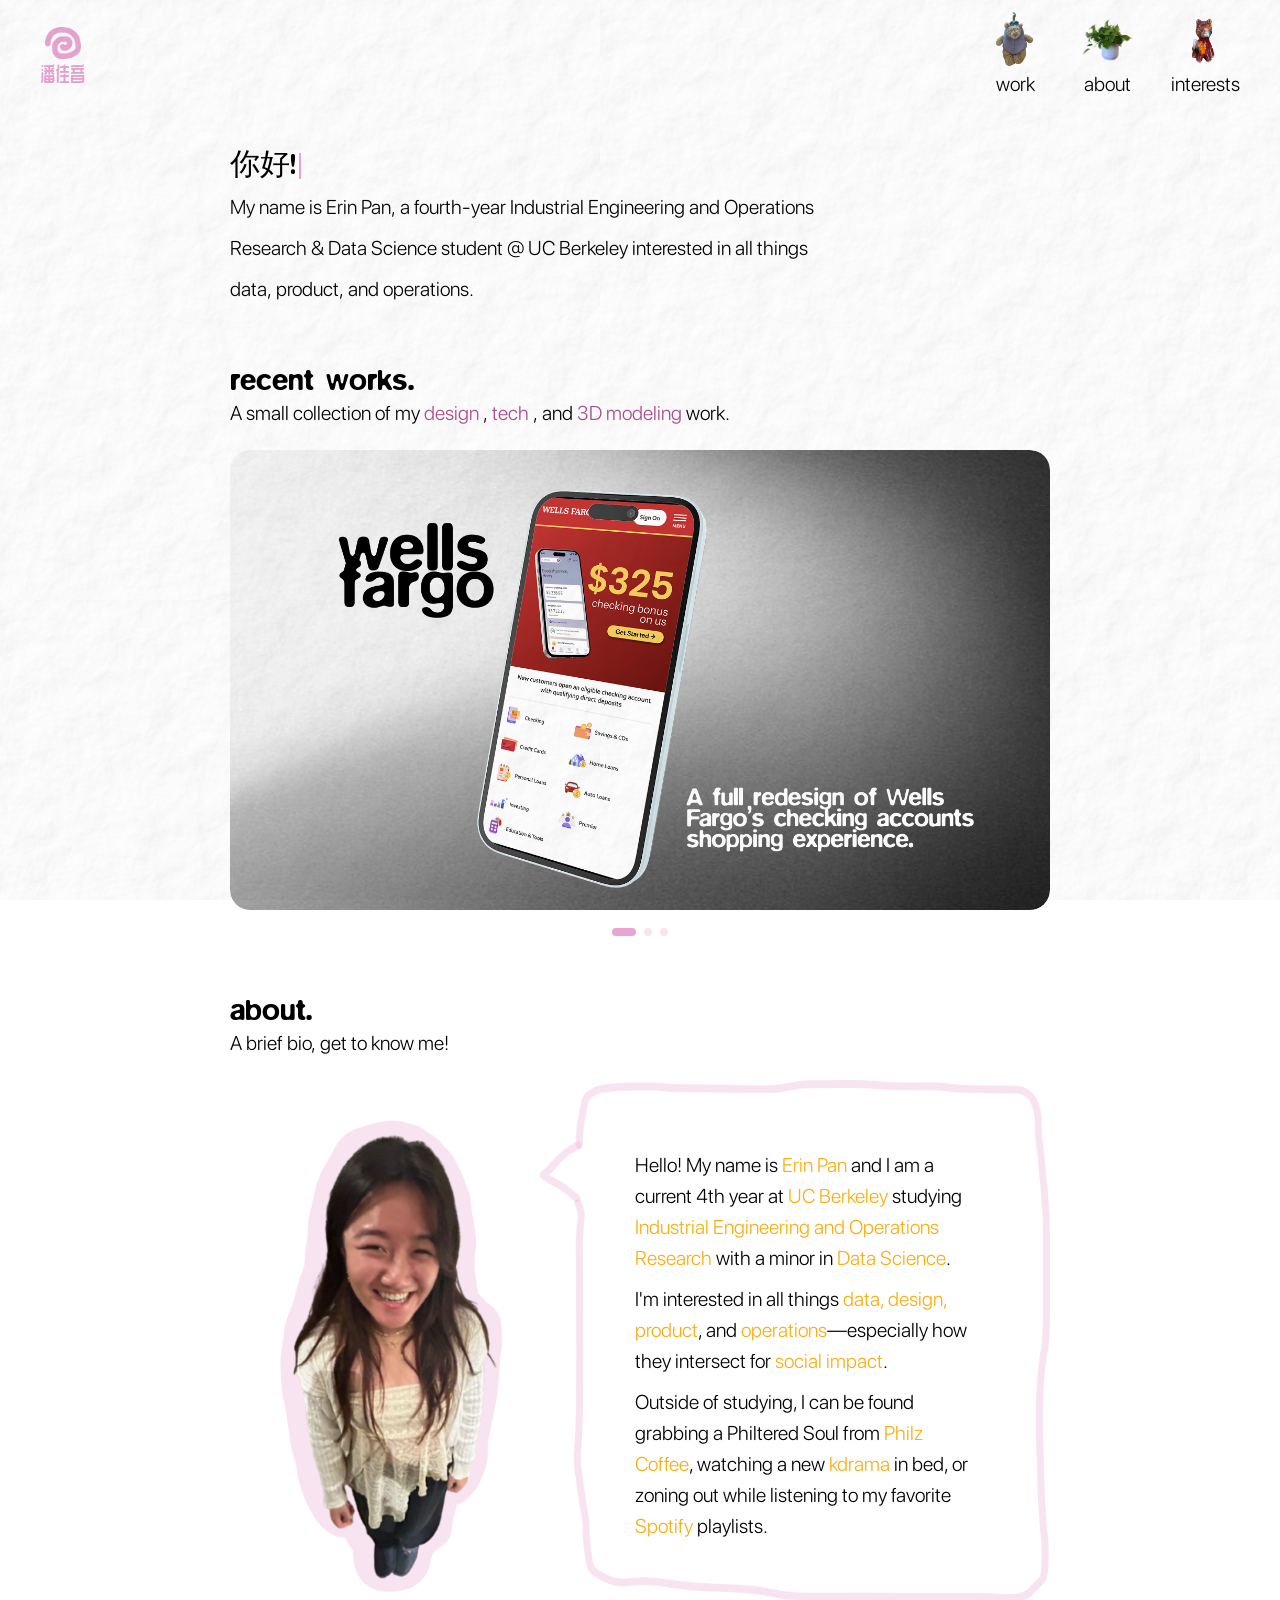
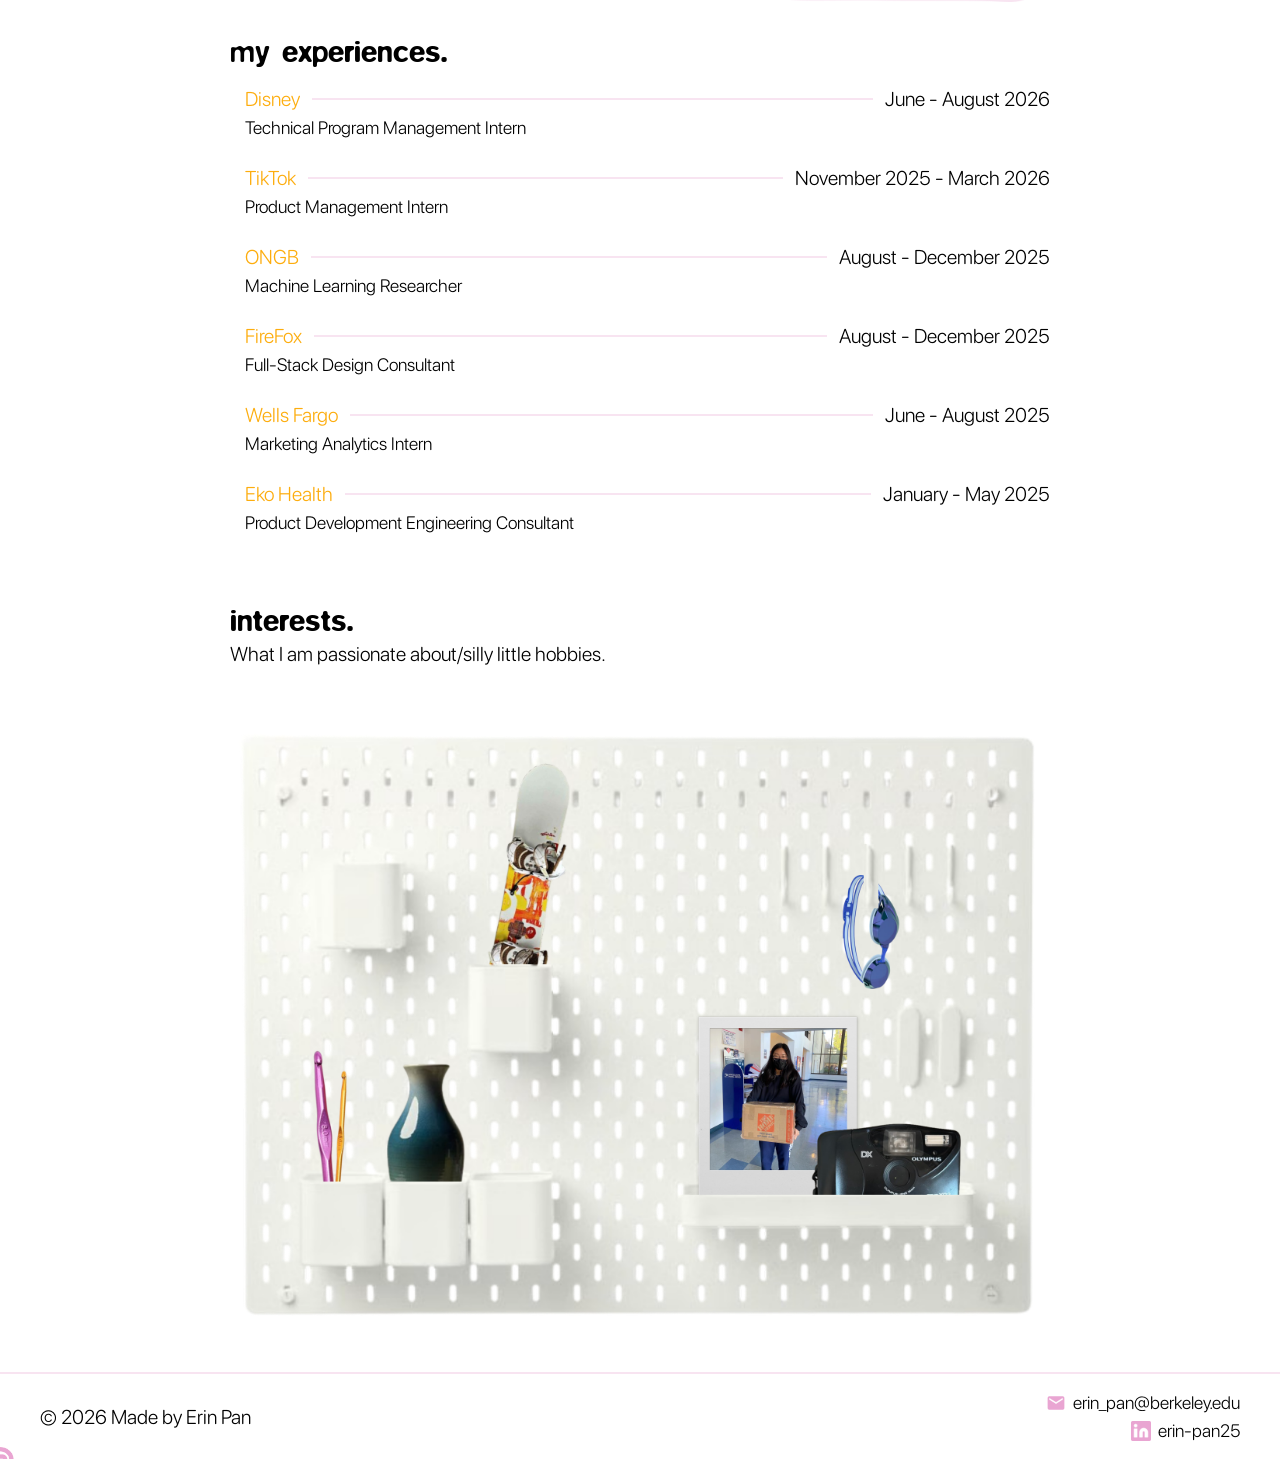
<file: index.html>
<!DOCTYPE html>
<html lang="en">
<head>
  <meta charset="UTF-8"/>
  <meta name="viewport" content="width=device-width, initial-scale=1.0"/>
  <title>潘佳音 — Erin Pan</title>
  <link rel="preconnect" href="https://fonts.googleapis.com"/>
  <link rel="preconnect" href="https://fonts.gstatic.com" crossorigin/>
  <link href="https://fonts.googleapis.com/css2?family=ZCOOL+QingKe+HuangYou&display=swap" rel="stylesheet"/>
  <link rel="stylesheet" href="styles.css"/>
<link rel="icon" type="image/png" href="assets/spiral.png"/>
<meta property="og:title" content="潘佳音 — Erin Pan"/>
<meta property="og:description" content="Industrial Engineering & Data Science student at UC Berkeley"/>
<meta property="og:image" content="https://erinpan.github.io/assets/spiral.png"/>
</head>
<body>

<header>
  <a href="#" class="logo">
    <img src="assets/spiral.png" alt="spiral"/>
    <span class="logo-name">潘佳音</span>
  </a>
  <nav>
    <a href="#work" class="nav-item">
      <img src="assets/jellycat.png" alt="work"/>
      <span>work</span>
    </a>
    <a href="#about" class="nav-item">
      <img src="assets/plant.png" alt="about"/>
      <span>about</span>
    </a>
    <a href="#interests" class="nav-item">
      <img src="assets/cat.png" alt="interests"/>
      <span>interests</span>
    </a>
  </nav>
</header>

<main>
  <section class="intro reveal">
    <div class="intro-hello">Hello!</div>
    <p class="intro-body">My name is Erin Pan, a fourth-year Industrial Engineering and Operations Research &amp; Data Science student @ UC Berkeley interested in all things data, product, and operations.</p>
  </section>

  <section class="recent-works reveal" id="work">
    <div class="section-title">recent works.</div>
    <div class="section-subtitle">
      A small collection of my <span class="design">design</span>, <span class="design">tech</span>, and <span class="design">3D modeling</span> work.
    </div>
    <div class="carousel">
      <div class="carousel-track-outer">
        <div class="carousel-track" id="carouselTrack">
          <a href="#" class="carousel-slide" data-wash="pink" style="--bg: url('assets/bg_1.png');">
            <img src="assets/fg_wellsfargo.png" style="--x: 207; --y: 38; --w: 1239;" alt="Wells Fargo — checking accounts redesign"/>
          </a>
          <a href="firefox.html" class="carousel-slide" data-wash="pink" style="--bg: url('assets/bg_2.png');">
            <img src="assets/fg_firefox.png" style="--x: 266; --y: 54; --w: 1194;" alt="Firefox — adaptive performance extension"/>
          </a>
          <a href="ekohealth.html" class="carousel-slide" data-wash="pink" style="--bg: url('assets/bg_3.png');">
            <img src="assets/fg_eko.png" style="--x: 179; --y: 107; --w: 1257;" alt="Eko Health — stethoscope ear tip CAD redesign"/>
          </a>
        </div>
      </div>
      <div class="carousel-dots" id="carouselDots"></div>
    </div>
  </section>

  <section class="about" id="about">
    <div class="section-title">about.</div>
    <div class="section-subtitle">A brief bio, get to know me!</div>
    <div class="about-bio">
      <img src="assets/me.png" alt="Erin Pan" class="about-photo reveal-left"/>
      <div class="bubble-wrap reveal-right">
        <img src="assets/bubble.png" class="bubble-bg" alt=""/>
        <div class="bubble-text">
          <p>Hello! My name is <span class="hl">Erin Pan</span> and I am a current 4th year at <span class="hl">UC Berkeley</span> studying <span class="hl">Industrial Engineering and Operations Research</span> with a minor in <span class="hl">Data Science</span>.</p>
          <p>I'm interested in all things <span class="hl">data, design, product</span>, and <span class="hl">operations</span>—especially how they intersect for <span class="hl">social impact</span>.</p>
          <p>Outside of studying, I can be found grabbing a Philtered Soul from <span class="hl">Philz Coffee</span>, watching a new <span class="hl">kdrama</span> in bed, or zoning out while listening to my favorite <span class="hl">Spotify</span> playlists.</p>
        </div>
      </div>
    </div>
    <div class="section-title">my experiences.</div>

    <div class="exp-row reveal">
      <div class="exp-top">
        <span class="exp-company">Disney</span>
        <span class="exp-line"></span>
        <span class="exp-date">June - August 2026</span>
      </div>
      <div class="exp-role">Technical Program Management Intern</div>
    </div>
    
    <div class="exp-row reveal">
      <div class="exp-top">
        <span class="exp-company">TikTok</span>
        <span class="exp-line"></span>
        <span class="exp-date">November 2025 - March 2026</span>
      </div>
      <div class="exp-role">Product Management Intern</div>
    </div>
    
    <div class="exp-row reveal">
      <div class="exp-top">
        <span class="exp-company">ONGB</span>
        <span class="exp-line"></span>
        <span class="exp-date">August - December 2025</span>
      </div>
      <div class="exp-role">Machine Learning Researcher</div>
    </div>
    
    <div class="exp-row reveal">
      <div class="exp-top">
        <span class="exp-company">FireFox</span>
        <span class="exp-line"></span>
        <span class="exp-date">August - December 2025</span>
      </div>
      <div class="exp-role">Full-Stack Design Consultant</div>
    </div>
    
    <div class="exp-row reveal">
      <div class="exp-top">
        <span class="exp-company">Wells Fargo</span>
        <span class="exp-line"></span>
        <span class="exp-date">June - August 2025</span>
      </div>
      <div class="exp-role">Marketing Analytics Intern</div>
    </div>
    
    <div class="exp-row reveal">
      <div class="exp-top">
        <span class="exp-company">Eko Health</span>
        <span class="exp-line"></span>
        <span class="exp-date">January - May 2025</span>
      </div>
      <div class="exp-role">Product Development Engineering Consultant</div>
    </div>
  </section>

  <section class="interests reveal" id="interests">
    <div class="section-title">interests.</div>
    <div class="section-subtitle">What I am passionate about/silly little hobbies.</div>
    <div class="pegboard-card">
      <img src="assets/Group_39832.png" alt="Interests pegboard"/>
    </div>
  </section>

</main>

<footer>
  <span class="footer-copy">© 2026 Made by Erin Pan</span>
  <div class="footer-links">
    <a href="mailto:erin_pan@berkeley.edu" class="footer-link">
      <img src="assets/mail.png" alt="email"/>
      <span>erin_pan@berkeley.edu</span>
    </a>
    <a href="https://linkedin.com/in/erin-pan25" target="_blank" class="footer-link">
      <img src="assets/linkedin.png" alt="LinkedIn"/>
      <span>erin-pan25</span>
    </a>
  </div>
</footer>

<script>
  (function () {
    const outer  = document.querySelector(".carousel-track-outer");
    const track  = document.getElementById("carouselTrack");
    const slides = Array.from(track.children);
    const dotsEl = document.getElementById("carouselDots");
    if (!outer || !track || !slides.length) return;
  
    const EASE = "transform 0.6s cubic-bezier(0.22, 1, 0.36, 1)";
    let index = 0, startX = 0, startY = 0, lastX = 0, lastT = 0;
    let dragX = 0, velocity = 0, dragging = false, axis = null, moved = false;
  
    const step = () => slides.length > 1 ? slides[1].offsetLeft - slides[0].offsetLeft : outer.offsetWidth;
    const base = () => -index * step();
  
    function setX(x, animate) {
      track.style.transition = animate ? EASE : "none";
      track.style.transform = "translate3d(" + x + "px,0,0)";
    }
  
    const dots = slides.map((_, i) => {
      const b = document.createElement("button");
      b.className = "carousel-dot";
      b.setAttribute("aria-label", "Go to project " + (i + 1));
      b.addEventListener("click", () => goTo(i));
      dotsEl && dotsEl.appendChild(b);
      return b;
    });
  
    function goTo(i) {
      index = Math.max(0, Math.min(slides.length - 1, i));
      setX(base(), true);
      dots.forEach((d, n) => d.classList.toggle("active", n === index));
    }
  
    outer.addEventListener("pointerdown", e => {
      if (e.button !== 0) return;
      dragging = true; axis = null; moved = false;
      startX = lastX = e.clientX; startY = e.clientY;
      lastT = performance.now(); dragX = 0; velocity = 0;
    });
  
    window.addEventListener("pointermove", e => {
      if (!dragging) return;
      const dx = e.clientX - startX, dy = e.clientY - startY;
  
      // decide if this is a horizontal swipe or a vertical scroll
      if (!axis) {
        if (Math.abs(dx) < 6 && Math.abs(dy) < 6) return;
        axis = Math.abs(dx) > Math.abs(dy) ? "x" : "y";
        if (axis === "x") {
          outer.setPointerCapture(e.pointerId);
          outer.classList.add("is-dragging");
          document.body.classList.add("carousel-grabbing");
        }
      }
      if (axis !== "x") return;
      moved = true;
  
      // track flick speed
      const now = performance.now();
      const v = (e.clientX - lastX) / Math.max(1, now - lastT);
      velocity = velocity * 0.6 + v * 0.4;
      lastX = e.clientX; lastT = now;
  
      // rubber-band resistance past the first/last card
      const pastStart = index === 0 && dx > 0;
      const pastEnd   = index === slides.length - 1 && dx < 0;
      dragX = (pastStart || pastEnd) ? dx * 0.3 : dx;
      setX(base() + dragX, false);
    });
  
    function endDrag() {
      if (!dragging) return;
      dragging = false;
      outer.classList.remove("is-dragging");
      document.body.classList.remove("carousel-grabbing");
      if (axis !== "x") return;
  
      if (performance.now() - lastT > 100) velocity = 0;
      const threshold = step() * 0.2;
      let target = index;
      if (velocity < -0.35 || dragX < -threshold) target++;
      else if (velocity > 0.35 || dragX > threshold) target--;
      goTo(target);
    }
    window.addEventListener("pointerup", endDrag);
    window.addEventListener("pointercancel", endDrag);
  
    // don't open the link if the user was dragging
    track.addEventListener("click", e => {
      if (moved) { e.preventDefault(); e.stopPropagation(); }
    }, true);
    track.addEventListener("dragstart", e => e.preventDefault());
  
    // keyboard arrows
    outer.tabIndex = 0;
    outer.addEventListener("keydown", e => {
      if (e.key === "ArrowRight") goTo(index + 1);
      if (e.key === "ArrowLeft")  goTo(index - 1);
    });
// trackpad two-finger swipe
let wheelX = 0, wheelLocked = false, lockDir = 0, lastDx = 0;
let settleTimer = null, unlockTimer = null;
outer.addEventListener("wheel", e => {
  let dx = e.deltaX, dy = e.deltaY;
  if (e.deltaMode === 1) { dx *= 16; dy *= 16; }
  if (Math.abs(dx) <= Math.abs(dy)) return;      // vertical swipe → let the page scroll
  e.preventDefault();

  const mag = Math.abs(dx);
  const dir = dx > 0 ? 1 : -1;

  // after a card change, ignore leftover glide — unless it's clearly a new swipe:
  // reversing direction, or speeding up toward a card that exists
  if (wheelLocked) {
    const reversed = dir !== lockDir;
    const speedingUp = mag > lastDx * 1.6 && mag > 6;
    const hasCard = index + dir >= 0 && index + dir <= slides.length - 1;
    lastDx = mag;
    if (!(reversed || (speedingUp && hasCard))) {
      clearTimeout(unlockTimer);
      unlockTimer = setTimeout(() => { wheelLocked = false; }, 160);
      return;
    }
    wheelLocked = false;
    clearTimeout(unlockTimer);
  }
  lastDx = mag;

  // follow the fingers; past the first/last card, only a small capped stretch
  wheelX -= dx;
  const pastStart = index === 0 && wheelX > 0;
  const pastEnd   = index === slides.length - 1 && wheelX < 0;
  const offset = (pastStart || pastEnd)
    ? Math.sign(wheelX) * Math.min(40, Math.abs(wheelX) * 0.2)
    : wheelX;
  setX(base() + offset, false);

  // swiped far enough → move one card
  if (Math.abs(wheelX) > step() * 0.15 && !pastStart && !pastEnd) {
    const move = wheelX < 0 ? 1 : -1;
    wheelX = 0;
    clearTimeout(settleTimer);
    goTo(index + move);
    wheelLocked = true;
    lockDir = move;
    unlockTimer = setTimeout(() => { wheelLocked = false; }, 160);
    return;
  }

  // fingers stopped short (or pushed past an end) → spring back
  clearTimeout(settleTimer);
  settleTimer = setTimeout(() => { wheelX = 0; goTo(index); }, 140);
}, { passive: false });
    window.addEventListener("resize", () => setX(base(), false));
    goTo(0);
  })();
  </script>
  <!-- Carousel: color-on-hover -->
<script>
  (function () {
    // shades from darkest (image shadows) to lightest (image highlights)
    const PALETTES = {
      pink:  ["#5E1F4A", "#9C3F7E", "#D277B2", "#F2BCDD", "#FFF3FA"],
      green: ["#1F4A0C", "#4C8A1A", "#86CC2E", "#C6F08A", "#F6FFE8"]
    };
    const DURATION_IN  = 1800;  // ms for color to flow through the whole gradient
    const DURATION_OUT = 900;   // ms to fade back to grey
    const SOFTNESS = 4;         // lower = softer edge where color meets grey
    const CONTRAST = 1.4;       // higher = stronger light/dark difference in the gradient
    const W = 1567, H = 879;
    const hex = h => [1, 3, 5].map(i => parseInt(h.slice(i, i + 2), 16) / 255);
    const ease = t => 1 - Math.pow(1 - t, 3);
  
    document.querySelectorAll(".carousel-slide").forEach((slide, n) => {
      const bgUrl = getComputedStyle(slide).getPropertyValue("--bg").trim()
                      .replace(/^url\(["']?/, "").replace(/["']?\)$/, "");
      const id = "tint" + n;
      const stops = (PALETTES[slide.dataset.wash] || PALETTES.pink).map(hex);
      const table = ch => stops.map(s => s[ch].toFixed(3)).join(" ");
  
      // colored copy of the background: same gradient, grey tones swapped for the card's shades,
      // revealed by brightness so color flows from the lightest part into the darkest
      slide.insertAdjacentHTML("afterbegin", `
        <svg class="slide-tint" viewBox="0 0 ${W} ${H}" preserveAspectRatio="none" aria-hidden="true">
          <filter id="${id}" x="0" y="0" width="100%" height="100%" color-interpolation-filters="sRGB">
            <feColorMatrix in="SourceGraphic" type="saturate" values="0" result="flat"/>
            <feComponentTransfer in="flat" result="grey">
              <feFuncR type="linear" slope="${CONTRAST}" intercept="${(1 - CONTRAST) / 2}"/>
              <feFuncG type="linear" slope="${CONTRAST}" intercept="${(1 - CONTRAST) / 2}"/>
              <feFuncB type="linear" slope="${CONTRAST}" intercept="${(1 - CONTRAST) / 2}"/>
            </feComponentTransfer>
            <feComponentTransfer in="grey" result="color">
              <feFuncR type="table" tableValues="${table(0)}"/>
              <feFuncG type="table" tableValues="${table(1)}"/>
              <feFuncB type="table" tableValues="${table(2)}"/>
            </feComponentTransfer>
            <feColorMatrix in="SourceGraphic" type="luminanceToAlpha" result="lum"/>
            <feComponentTransfer in="lum" result="reveal">
              <feFuncA type="linear" slope="${SOFTNESS}" intercept="-99"/>
            </feComponentTransfer>
            <feComposite in="color" in2="reveal" operator="in"/>
          </filter>
          <image href="${bgUrl}" width="${W}" height="${H}" preserveAspectRatio="xMidYMid slice" filter="url(#${id})"/>
        </svg>`);
  
      const funcA = slide.querySelector(".slide-tint feFuncA");
      let p = 0, target = 0, from = 0, start = 0, dur = 1, raf = null;
  
      // p = 0: all grey, p = 1: fully colored
      function apply() {
        const cut = 1.25 - p * 1.6;
        funcA.setAttribute("intercept", (-SOFTNESS * cut).toFixed(3));
      }
      function tick(now) {
        const t = Math.min(1, (now - start) / dur);
        p = from + (target - from) * ease(t);
        apply();
        raf = t < 1 ? requestAnimationFrame(tick) : null;
      }
      function animateTo(v, ms) {
        from = p; target = v; dur = ms * Math.abs(v - p); start = performance.now();
        if (!raf) raf = requestAnimationFrame(tick);
      }
  
      slide.addEventListener("mouseenter", () => animateTo(1, DURATION_IN));
      slide.addEventListener("mouseleave", () => animateTo(0, DURATION_OUT));
      apply();
    });
  })();
  </script>
<script>
  const revealElements = document.querySelectorAll(".reveal, .reveal-left, .reveal-right");

  const revealOnScroll = new IntersectionObserver((entries) => {
    entries.forEach((entry) => {
      if (entry.isIntersecting) {
        entry.target.classList.add("visible");
      }
    });
  }, {
    threshold: 0.15
  });

  revealElements.forEach((el) => revealOnScroll.observe(el));
</script>
<script src="index.js"></script>
</body>
</html>
</file>
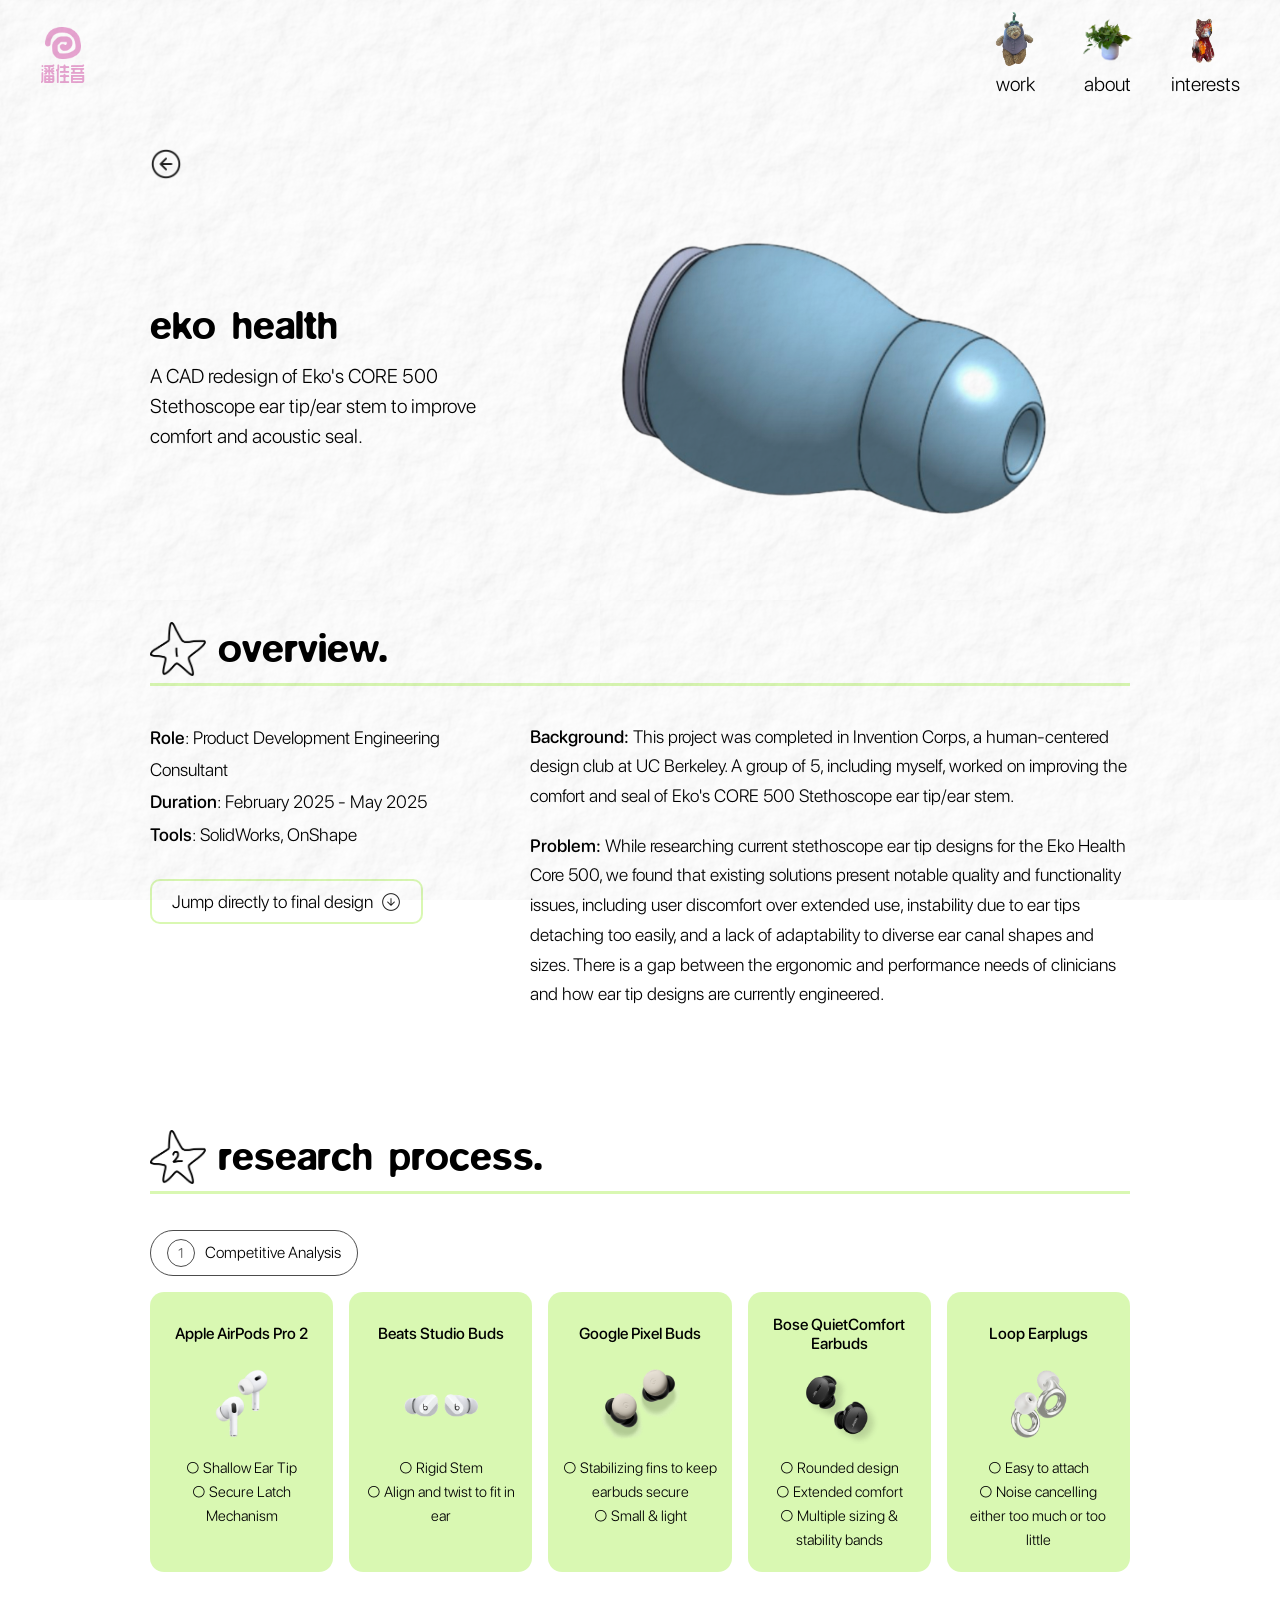
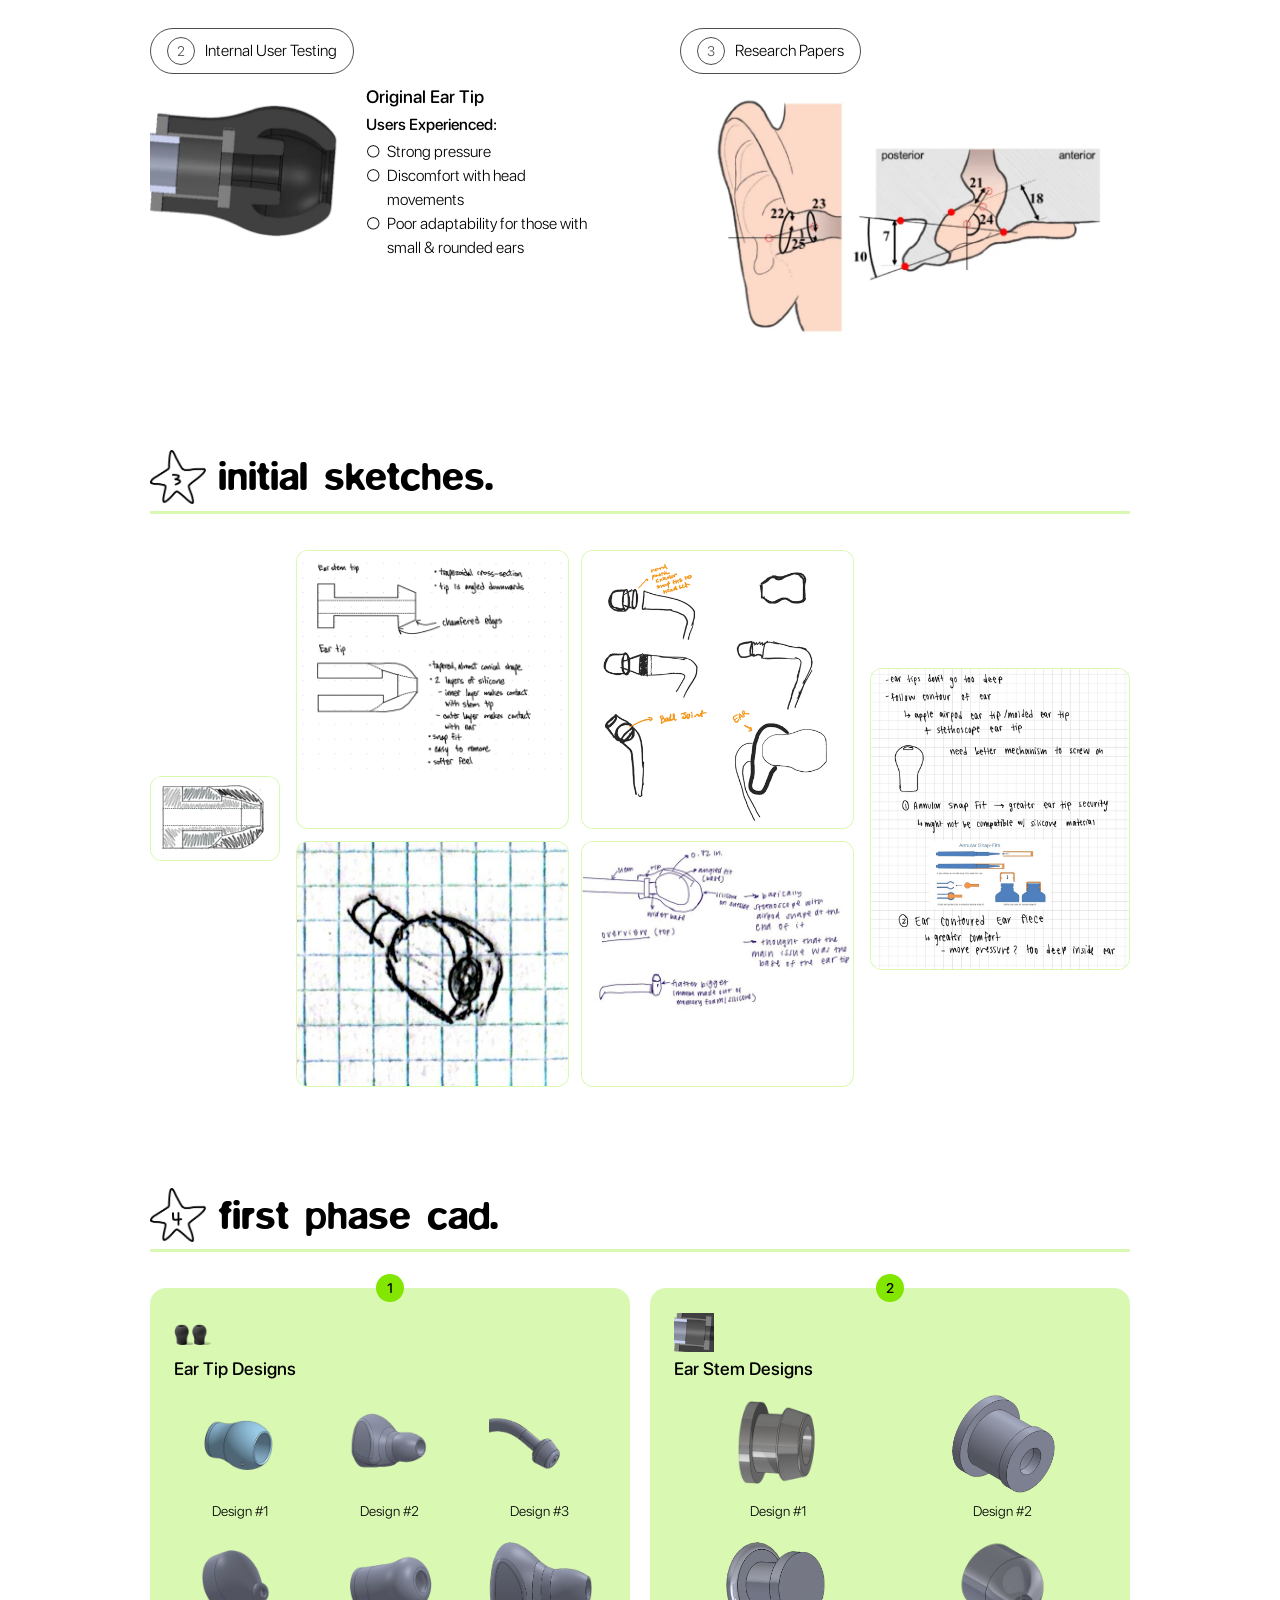
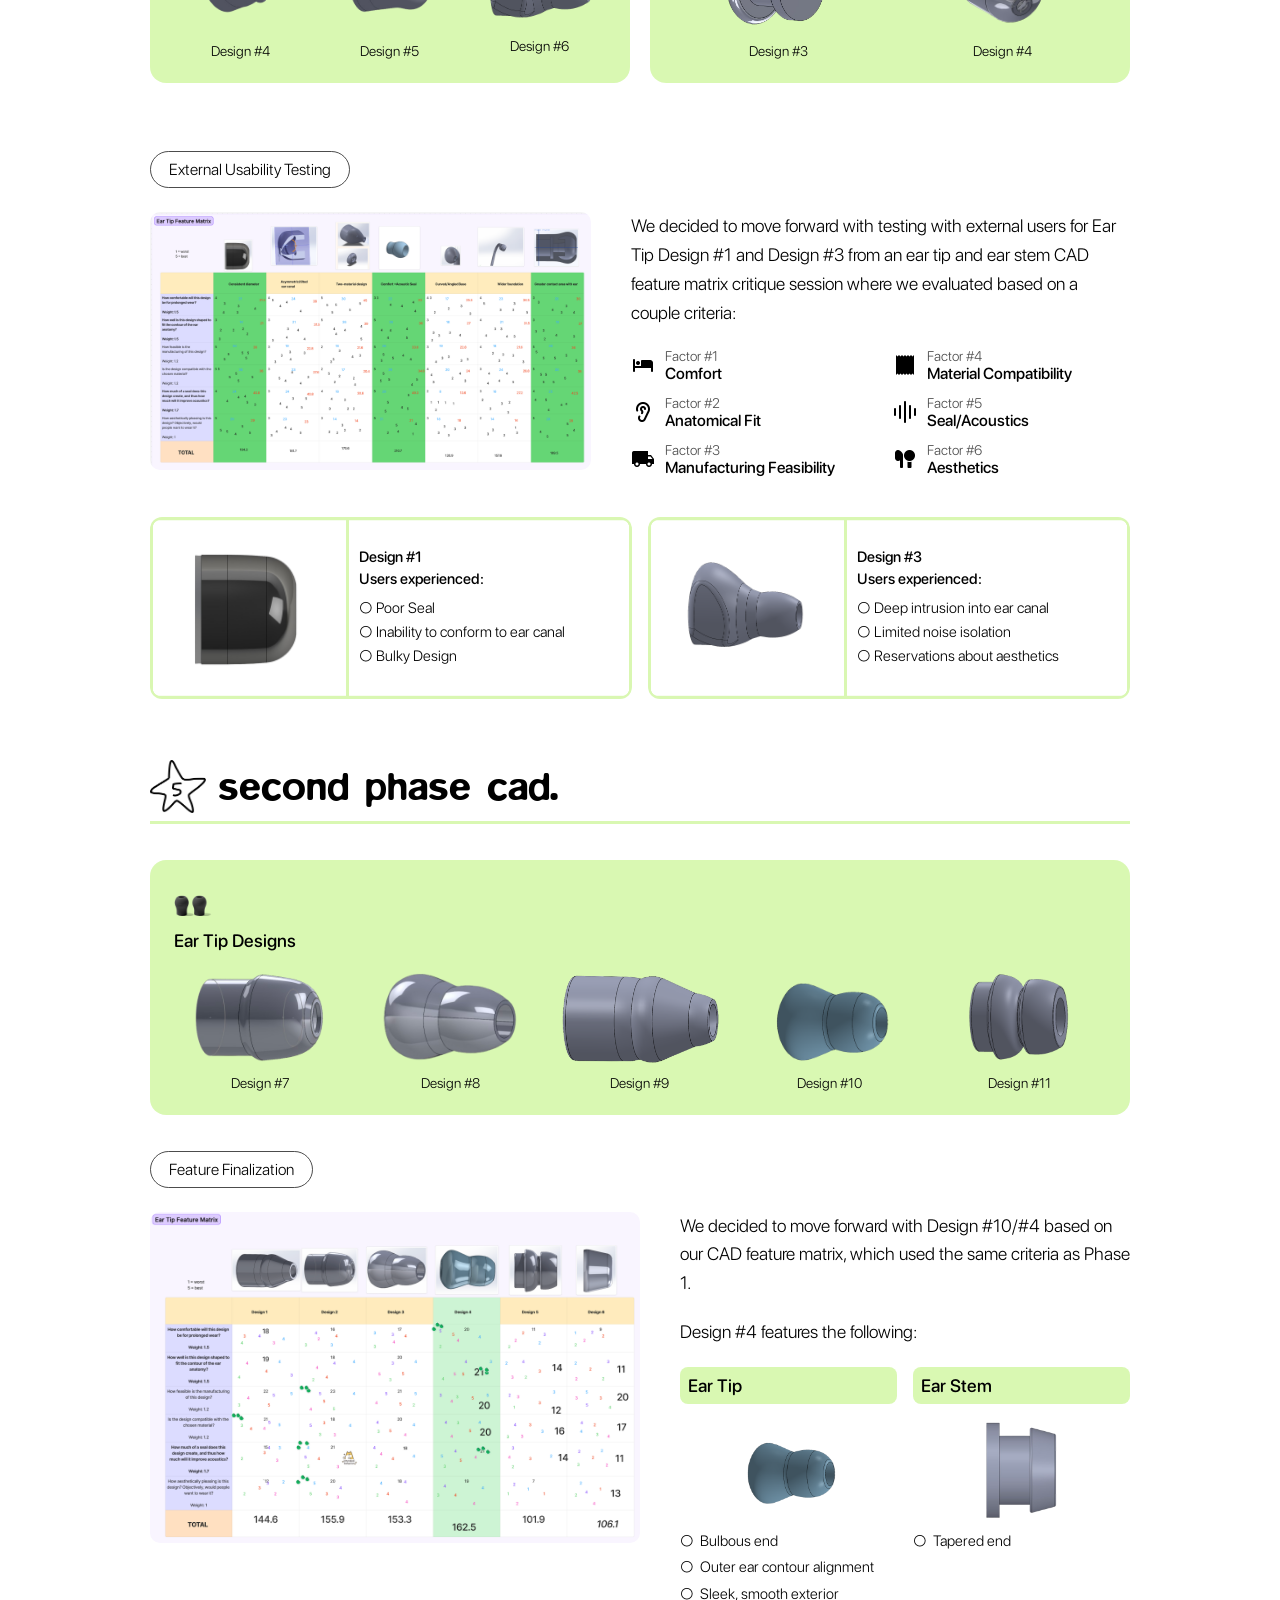
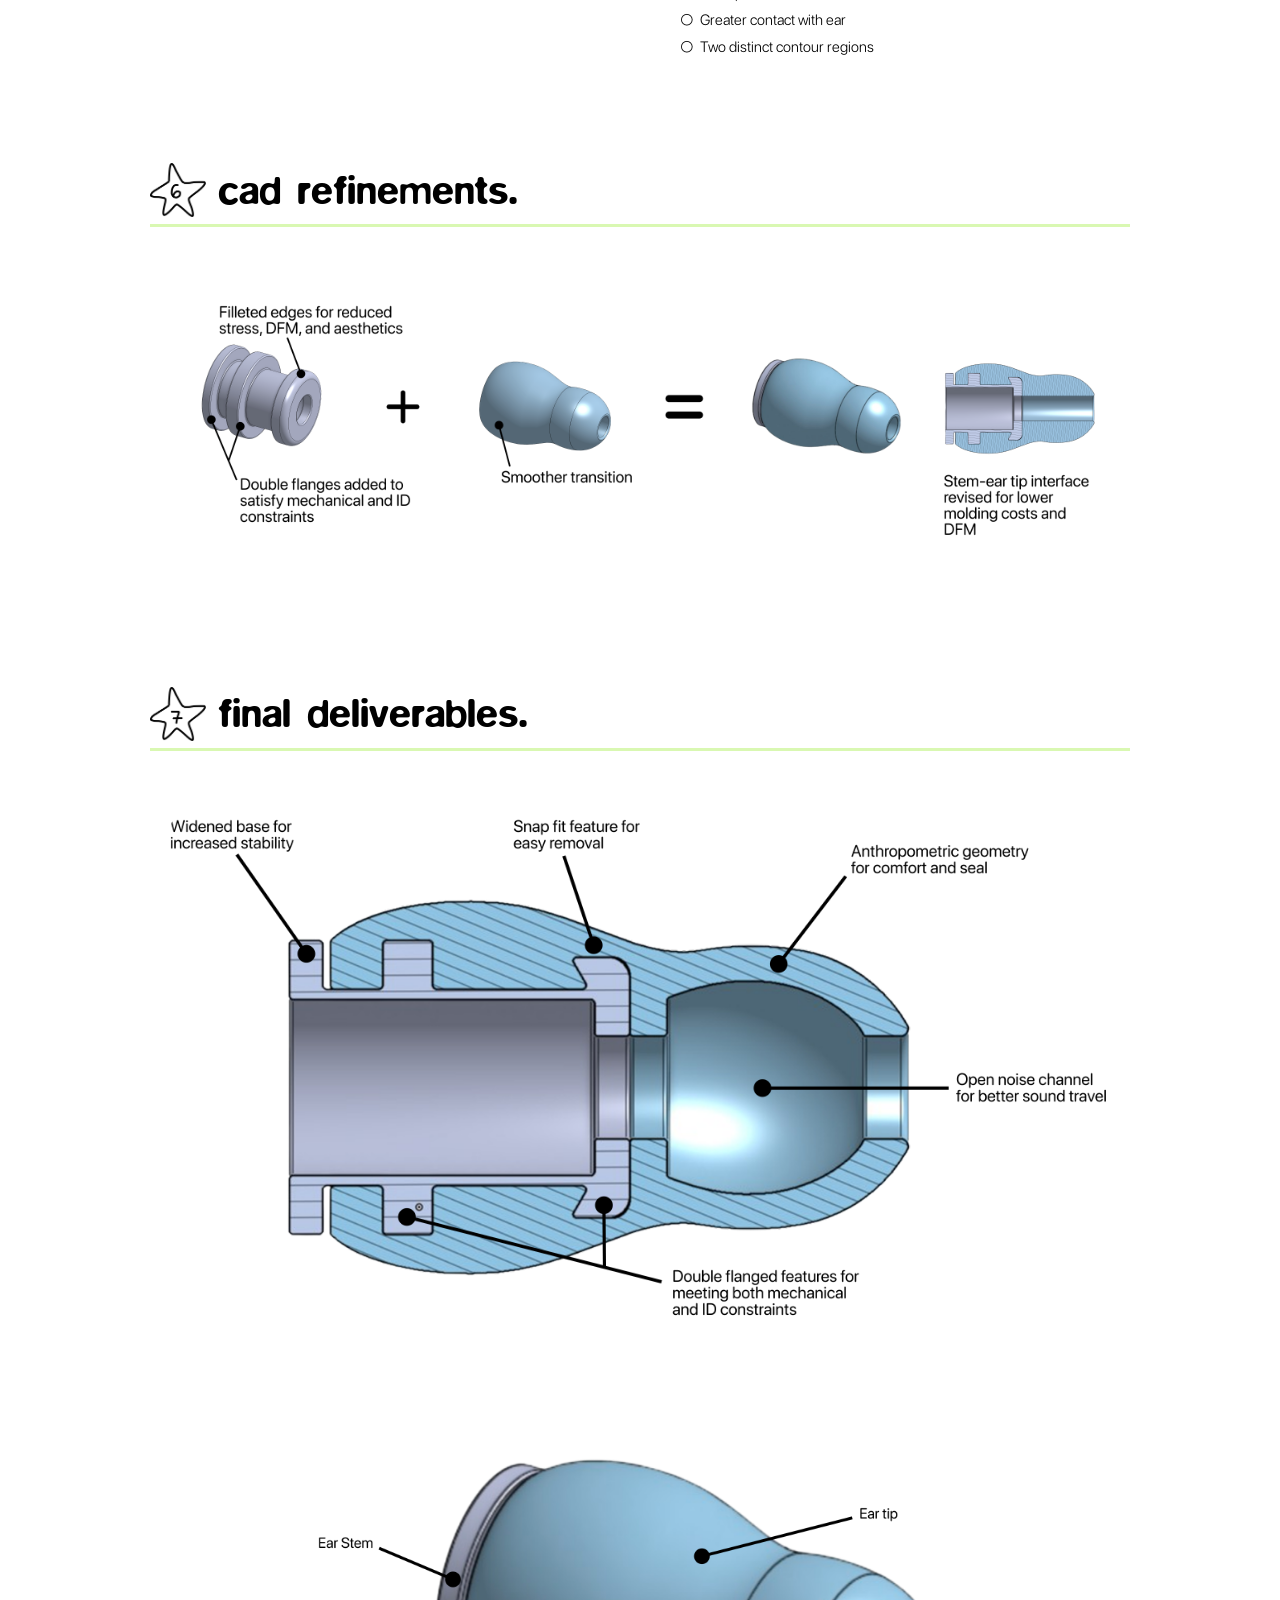
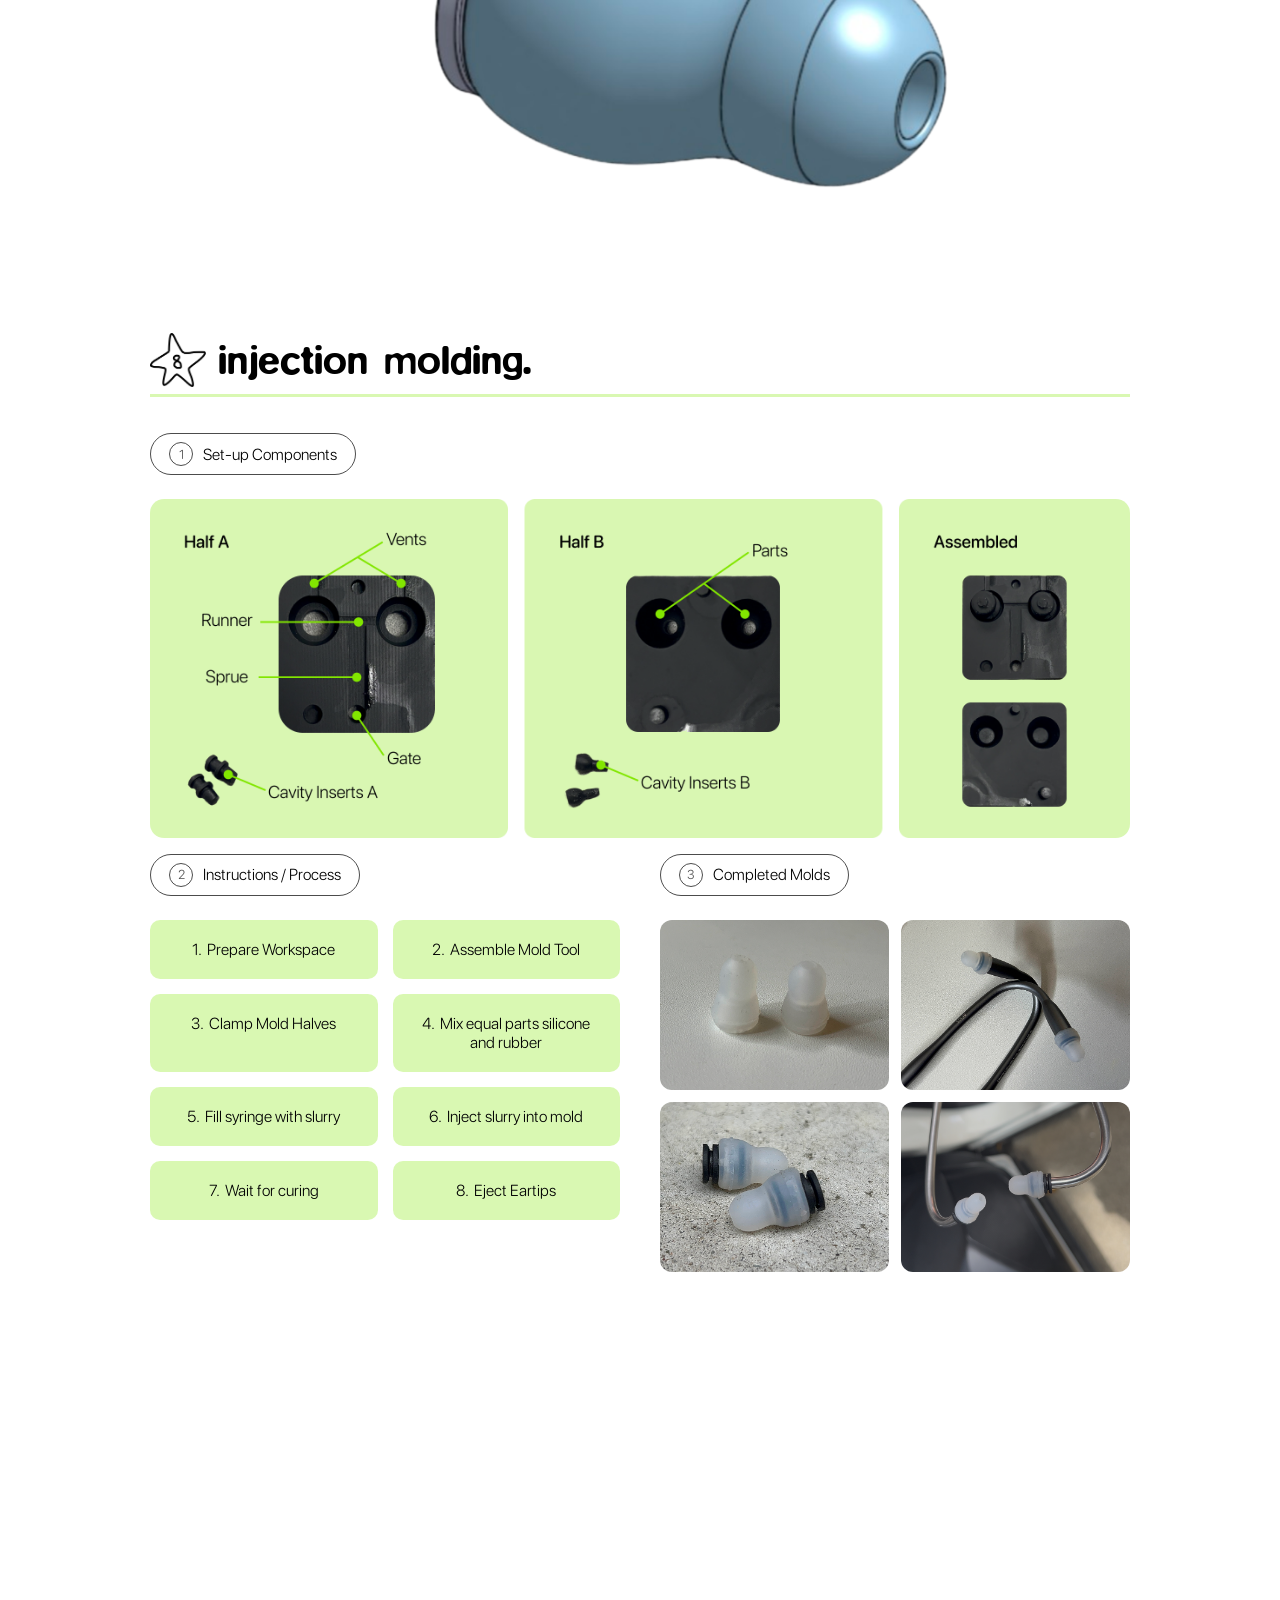
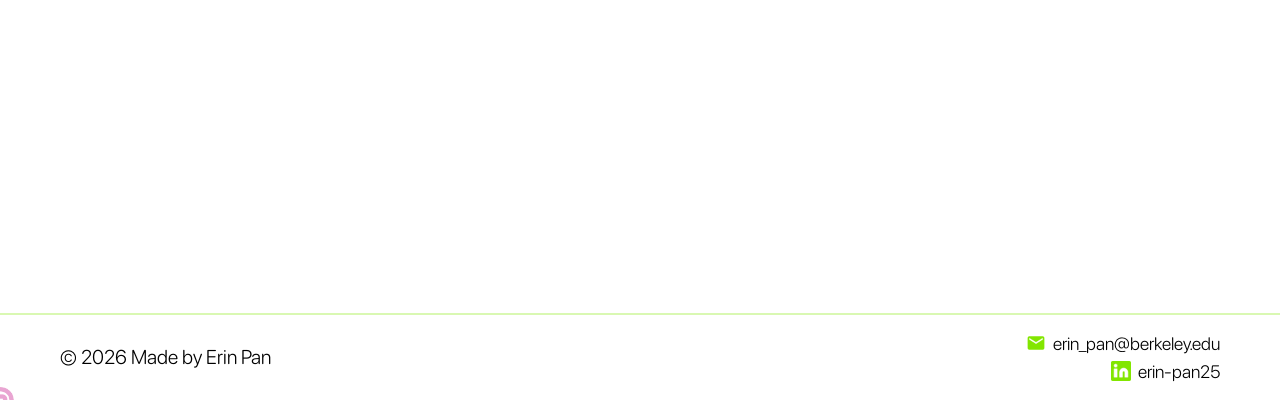
<file: ekohealth.html>
<!DOCTYPE html>
<html lang="en">
<head>
  <meta charset="UTF-8"/>
  <meta name="viewport" content="width=device-width, initial-scale=1.0"/>
  <title>Eko Health — Erin Pan</title>
  <link rel="preconnect" href="https://fonts.googleapis.com"/>
  <link rel="preconnect" href="https://fonts.gstatic.com" crossorigin/>
  <link href="https://fonts.googleapis.com/css2?family=ZCOOL+QingKe+HuangYou&display=swap" rel="stylesheet"/>
<link rel="icon" type="image/png" href="assets/spiral.png"/>
<meta property="og:title" content="Eko Health — Erin Pan"/>
<meta property="og:description" content="A CAD redesign of Eko's CORE 500 Stethoscope ear tip/ear stem to improve comfort and acoustic seal."/>
<meta property="og:image" content="https://erinpan.github.io/assets/spiral.png"/>
  <style>
    @font-face {
      font-family: "HamIsCute";
      src: url("assets/fonts/Blur_Medium.ttf") format("truetype");
    }
    @font-face {
      font-family: "SFProRounded";
      src: url("assets/fonts/SF-Pro-Rounded-Light.otf") format("opentype");
      font-weight: 300;
    }
    @font-face {
      font-family: "SFProRounded";
      src: url("assets/fonts/SF-Pro-Rounded-Medium.otf") format("opentype");
      font-weight: 500;
    }

    :root {
      --bg: #ffffff;
      --green: #82E600;
      --green-30: rgba(130,230,0,0.3);
      --green-100: #82E600;
      --black-70: rgba(0,0,0,0.7);
      --black: #000000;
    }

    * { box-sizing: border-box; margin: 0; padding: 0; }
    body {
      background: var(--bg);
      font-family: "SFProRounded", -apple-system, sans-serif;
      font-weight: 300;
      color: var(--black);
    }

    /* ── HEADER ── */
    header {
      position: sticky; top: 0; z-index: 100;
      background: var(--bg);
      display: flex; align-items: center; justify-content: space-between;
      padding: 12px 40px;
    }
    .logo { display: flex; flex-direction: column; align-items: center; gap: 2px; text-decoration: none; }
    .logo img { width: 36px; height: 36px; object-fit: contain; }
    .logo-name { font-family: "ZCOOL QingKe HuangYou", cursive; font-size: 20px; color: #E9A5D2;}
    nav { display: flex; align-items: flex-end; gap: 36px; }
    .nav-item { display: flex; flex-direction: column; align-items: center; gap: 4px; text-decoration: none; color: var(--black); }
    .nav-item img { width: 56px; height: 56px; object-fit: contain; mix-blend-mode: multiply; }
    .nav-item span { font-size: 20px; }

    /* ── MAIN ── */
    main { padding: 0 60px; max-width: 1100px; margin: 0 auto; }

    /* ── SECTION COMMON ── */
    .section { padding: 60px 0 40px; }
    .section-head {
      display: flex; align-items: center; gap: 12px;
      margin-bottom: 6px;
    }
    .section-head img { width: 56px; height: 56px; object-fit: contain; mix-blend-mode: multiply; }
    .section-head h2 {
      font-family: "HamIsCute", cursive; font-size: 40px; font-weight: normal; color: var(--black);
    }
    .section-divider {
      width: 100%; height: 3px;
      background: var(--green-30);
      margin-bottom: 36px;
    }

    /* ── HERO ── */
    .hero { padding: 40px 0 20px; }
    .back-btn {
      display: inline-flex; align-items: center; gap: 8px;
      text-decoration: none; color: var(--black); margin-bottom: 32px;
    }
    .back-btn img { width: 32px; height: 32px; mix-blend-mode: multiply; }
    .hero-body { display: flex; align-items: center; gap: 48px; }
    .hero-left { flex: 0 0 340px; }
    .hero-title { font-family: "HamIsCute", cursive; font-size: 40px; margin-bottom: 12px; }
    .hero-desc { font-size: 20px; line-height: 1.5; }
    .hero-right { flex: 1; display: flex; justify-content: center; }
    .hero-right img { width: 80%; border-radius: 16px; mix-blend-mode: multiply; }

    /* ── OVERVIEW ── */
    .overview-grid { display: flex; gap: 60px; }
    .overview-left { flex: 0 0 320px; }
    .overview-right { flex: 1; }
    .overview-meta { margin-bottom: 28px; font-size: 18px; line-height: 1.8; }
    .overview-meta strong { font-weight: 500; }
    .jump-btn {
      display: inline-flex; align-items: center; gap: 8px;
      padding: 10px 20px; border: 2px solid var(--green-30);
      border-radius: 10px; background: none; cursor: pointer;
      font-size: 18px; font-family: "SFProRounded", sans-serif; font-weight: 300;
      color: var(--black); text-decoration: none;
    }
    .jump-btn img { width: 20px; height: 20px; mix-blend-mode: multiply; }
    .overview-right p { font-size: 18px; line-height: 1.65; margin-bottom: 20px; }
    .overview-right strong { font-weight: 500; }

    /* ── RESEARCH PROCESS ── */
    .process-grid { display: grid; grid-template-columns: repeat(3, 1fr); gap: 28px; }
    .process-card { display: flex; flex-direction: column; align-items: flex-start; text-align: left; gap: 12px; }
    .process-badge {
      display: flex; align-items: center; gap: 10px;
      border: 1.5px solid var(--black-70); border-radius: 50px;
      padding: 8px 16px; width: 100%;
    }
    .process-badge-num {
      width: 28px; height: 28px; border-radius: 50%;
      border: 1.5px solid var(--black-70);
      display: flex; align-items: center; justify-content: center;
      font-size: 14px; color: var(--black-70); flex-shrink: 0;
      font-weight: 300;
    }
    .process-badge-label { font-size: 16px; font-weight: 300; text-align: left; line-height: 1.2; }
    .process-icons { display: flex; gap: 6px; justify-content: center; align-items: center; flex-wrap: wrap; }
    .process-icons img { width: 52px; height: 52px; object-fit: contain; mix-blend-mode: multiply; }
    .process-desc { font-size: 16px; line-height: 1.5; font-weight: 300; color: var(--black); }

    /* Competitive Analysis special grid */
    .comp-grid {
      display: grid; grid-template-columns: 1fr 1fr;
      gap: 10px; width: 100%; margin-top: 4px;
    }
    .comp-item {
      background: var(--green-30); border-radius: 10px;
      padding: 10px 12px; text-align: left;
    }
    .comp-item img { width: 36px; height: 36px; object-fit: contain; mix-blend-mode: multiply; margin-bottom: 4px; display: block; }
    .comp-name { font-size: 13px; font-weight: 500; margin-bottom: 4px; }
    .comp-bullets { list-style: none; padding: 0; }
    .comp-bullets li { font-size: 12px; font-weight: 300; line-height: 1.4; display: flex; gap: 5px; }
    .comp-bullets li::before { content: "○"; flex-shrink: 0; }

    /* ── INITIAL SKETCHES ── */
    .sketches-grid {
      display: flex; gap: 16px; align-items: center;
    }
    .sketch-img {
      border-radius: 12px; overflow: hidden;
      border: 1px solid var(--green-30);
      background: #fff;
    }
    .sketch-img img { width: 100%; display: block; }
    .sketch-tall { flex: 0 0 140px; }
    .sketches-middle { flex: 1; display: grid; grid-template-columns: 1fr 1fr; gap: 12px; }
    .sketch-wide { flex: 0 0 260px; }

    /* ── PHASE CAD CARDS ── */
    .cad-card {
      background: var(--green-30); border-radius: 16px;
      padding: 24px; margin-bottom: 32px; position: relative;
    }
    .cad-card-badge {
      position: absolute; top: -14px; left: 50%; transform: translateX(-50%);
      width: 28px; height: 28px; border-radius: 50%;
      background: var(--green-100);
      display: flex; align-items: center; justify-content: center;
      font-size: 14px; font-weight: 500; color: #000;
    }
    .cad-card-title { font-size: 18px; font-weight: 500; margin-bottom: 16px; display: flex; flex-direction: column; align-items: flex-start; gap: 6px; }
    .cad-card-title img { width: 40px; height: 40px; object-fit: contain; }
    .cad-designs-grid {
      display: grid; grid-template-columns: repeat(3, 1fr); gap: 16px;
    }
    .cad-designs-grid-5 {
      display: grid; grid-template-columns: repeat(5, 1fr); gap: 16px;
    }
    .cad-designs-grid-4 {
      display: grid; grid-template-columns: repeat(4, 1fr); gap: 16px;
    }
    .cad-design-item { display: flex; flex-direction: column; align-items: center; gap: 8px; text-align: center; }
    .cad-design-item img { width: 100%; max-height: 100px; object-fit: contain; }
    .cad-design-label { font-size: 14px; font-weight: 300; }

    /* ── SUBSECTION BADGE ── */
    .subsection-badge {
      display: inline-flex; align-items: center; gap: 10px;
      border: 1.5px solid var(--black-70); border-radius: 50px;
      padding: 8px 18px; margin-bottom: 24px; font-size: 16px; font-weight: 300;
    }
    .subsection-badge-num {
      width: 24px; height: 24px; border-radius: 50%;
      border: 1.5px solid var(--black-70);
      display: flex; align-items: center; justify-content: center;
      font-size: 13px; color: var(--black-70); flex-shrink: 0;
    }

    /* ── EXTERNAL USABILITY TESTING ── */
    .usability-layout { display: flex; gap: 40px; align-items: flex-start; }
    .usability-matrix { flex: 0 0 45%; }
    .usability-matrix img { width: 100%; border-radius: 10px; }
    .usability-right { flex: 1; }
    .usability-right p { font-size: 18px; line-height: 1.6; margin-bottom: 20px; }
    .factors-grid { display: grid; grid-template-columns: 1fr 1fr; gap: 12px 24px; margin-bottom: 24px; }
    .factor-item { display: flex; align-items: center; gap: 10px; }
    .factor-item img { width: 24px; height: 24px; object-fit: contain; }
    .factor-label { font-size: 16px; }
    .factor-num { font-size: 14px; font-weight: 300; color: var(--black-70); }

    .usability-results { display: grid; grid-template-columns: 1fr 1fr; gap: 16px; margin-top: 16px; width: 100%; }
    .usability-result-card {
      background: var(--green-30); border-radius: 12px; padding: 16px;
      display: flex; gap: 14px; align-items: flex-start;
    }
    .usability-result-card img { width: 60px; height: 60px; object-fit: contain; mix-blend-mode: multiply; flex-shrink: 0; }
    .usability-result-text { font-size: 15px; }
    .usability-result-text strong { font-weight: 500; display: block; margin-bottom: 6px; }
    .usability-result-text ul { list-style: none; padding: 0; }
    .usability-result-text ul li { display: flex; gap: 6px; line-height: 1.5; }
    .usability-result-text ul li::before { content: "○"; flex-shrink: 0; }

    /* ── FEATURE FINALIZATION ── */
    .finalization-layout { display: flex; gap: 40px; align-items: flex-start; }
    .finalization-matrix { flex: 0 0 50%; }
    .finalization-matrix img { width: 100%; border-radius: 10px; }
    .finalization-right { flex: 1; }
    .finalization-right p { font-size: 18px; line-height: 1.6; margin-bottom: 20px; }
    .finalization-cards { display: grid; grid-template-columns: 1fr 1fr; gap: 16px; }
    .finalization-card {
  background: transparent; padding: 0;
}
.finalization-card-title {
  font-size: 18px; font-weight: 500; margin-bottom: 14px;
  background: var(--green-30); border-radius: 8px;
  padding: 8px 0px; display: block; text-align: left;
  width: 100%;
}
.finalization-card img { width: 100px; height: 100px; object-fit: contain; display: block; margin: 16px auto 10px auto; }
    .finalization-card ul { list-style: none; padding: 0; }
    .finalization-card ul li { display: flex; gap: 6px; font-size: 15px; line-height: 1.5; margin-bottom: 4px; }
    .finalization-card ul li::before { content: "○"; flex-shrink: 0; }

    /* ── CAD REFINEMENTS ── */
    .refinements-equation {
      display: flex; align-items: center; justify-content: center;
      gap: 32px; flex-wrap: nowrap;
    }
    .refinement-item { display: flex; flex-direction: column; align-items: center; gap: 12px; flex: 1; max-width: 220px; }
    .refinement-item img { width: 140px; height: 140px; object-fit: contain; mix-blend-mode: multiply; }
    .refinement-annotations { font-size: 14px; line-height: 1.5; text-align: center; }
    .refinement-annotations p { margin-bottom: 6px; }
    .eq-operator { font-size: 40px; font-weight: 300; color: var(--black-70); flex-shrink: 0; }

    /* ── FINAL DELIVERABLES ── */
    .final-deliverables-layout { display: flex; flex-direction: column; gap: 40px; }
    .final-annotated { position: relative; background: var(--green-30); border-radius: 16px; padding: 40px 60px; }
    .final-annotated img.main-img { width: 70%; display: block; margin: 0 auto; }
    .annotation-callout {
      position: absolute; font-size: 14px; line-height: 1.4; max-width: 160px;
    }
    .annotation-callout::after {
      content: ''; display: block; width: 6px; height: 6px;
      background: #000; border-radius: 50%; position: absolute;
    }
    .final-3d { background: var(--green-30); border-radius: 16px; padding: 30px; display: flex; justify-content: center; align-items: center; gap: 60px; }
    .final-3d img { width: 55%; object-fit: contain; mix-blend-mode: multiply; }
    .final-3d-labels { display: flex; flex-direction: column; gap: 20px; font-size: 18px; }
    .final-3d-labels span { display: flex; align-items: center; gap: 10px; }
    .dot-label { width: 8px; height: 8px; background: #000; border-radius: 50%; display: inline-block; flex-shrink: 0; }

    .cross-section-card {
  position: relative;
  border-radius: 16px;
  padding: 30px 20px;
  margin-bottom: 28px;
}

.cross-section-diagram {
  position: relative;
  width: 100%;
}

.cross-section-diagram img {
  width: 100%;
  display: block;
  border-radius: 12px;
}

.cs-label {
  position: absolute;
  font-size: 16px;
  line-height: 1.1;
  color: #000;
  max-width: 190px;
}

.cs-dot {
  position: absolute;
  width: 20px;
  height: 20px;
  background: #000;
  border-radius: 50%;
}

.cs-line {
  position: absolute;
  height: 5px;
  background: #000;
  transform-origin: left center;
}

/* label positions */
.cs-label.base { top: 3%; left: 0%; }
.cs-dot.base { top: 22.5%; left: 5.5%; }
.cs-line.base {
  width: 100px;
  top: 10%;
  left: 2%;
  transform: rotate(62deg);
}

.cs-label.snap { top: -5%; left: 43%; }
.cs-dot.snap { top: 17%; left: 50%; }
.cs-line.snap {
  width: 105px;
  top: 2%;
  left: 48%;
  transform: rotate(73deg);
}

.cs-label.geometry { top: 1%; right: 8%; }
.cs-dot.geometry { top: 19%; left: 65%; }
.cs-line.geometry {
  width: 115px;
  top: 20%;
  left: 66%;
  transform: rotate(-55deg);
}

.cs-label.channel { top: 48%; right: -15%; }
.cs-dot.channel { top: 50%; left: 80%; }
.cs-line.channel {
  width: 180px;
  top: 51.5%;
  left: 80%;
}

.cs-label.flange {
  bottom: 1%;
  left: 54%;
  max-width: 240px;
}

.cs-dot.flange-1 { top: 79%; left: 22%; }
.cs-line.flange-1 {
  width: 300px;
  top: 80%;
  left: 23%;
  transform: rotate(17deg);
}

.cs-dot.flange-2 { top: 75%; left: 50%; }
.cs-line.flange-2 {
  width: 100px;
  top: 76%;
  left: 51%;
  transform: rotate(110deg);
}
.final-3d-annotated {
  position: relative;
  border-radius: 16px;
  padding: 30px;
  margin-top: 28px;
}

.final-3d-annotated img {
  width: 70%;
  display: block;
  margin: 0 auto;
}

.label-3d {
  position: absolute;
  font-size: 18px;
  color: #000;
}

.dot-3d {
  position: absolute;
  width: 18px;
  height: 18px;
  background: #000;
  border-radius: 50%;
}

.line-3d {
  position: absolute;
  height: 3px;
  background: #000;
  transform-origin: left center;
}

/* Ear Stem */
.label-3d.stem {
  top: 24%;
  left: 7%;
}

.dot-3d.stem {
  top: 37%;
  left: 21%;
}

.line-3d.stem {
  width: 115px;
  top: 29%;
  left: 11%;
  transform: rotate(25deg);
}

/* Ear Tip */
.label-3d.tip {
  top: 16.5%;
  right: 30%;
}

.dot-3d.tip {
  top: 26%;
  left: 47%;
}

.line-3d.tip {
  width: 170px;
  top: 27%;
  left: 48%;
  transform: rotate(-15deg);
}
    /* ── CROSS SECTION ANNOTATED ── */
    .cross-section-wrap { background: var(--green-30); border-radius: 16px; padding: 32px; }
    .cross-section-inner { display: flex; gap: 24px; align-items: center; }
    .cross-section-left-annotations { flex: 0 0 180px; display: flex; flex-direction: column; gap: 20px; font-size: 14px; line-height: 1.4; text-align: right; }
    .cross-section-img { flex: 1; }
    .cross-section-img img { width: 100%; border-radius: 12px; }
    .cross-section-right-annotations { flex: 0 0 180px; display: flex; flex-direction: column; gap: 20px; font-size: 14px; line-height: 1.4; }

    /* ── INJECTION MOLDING ── */
    .mold-cards { display: grid; grid-template-columns: 1fr 1fr 1fr; gap: 20px; margin-bottom: 36px; }
    .mold-card { background: var(--green-30); border-radius: 14px; padding: 20px; }
    .mold-card-title { font-size: 16px; font-weight: 500; margin-bottom: 14px; }
    .mold-card img { width: 100%; border-radius: 8px; object-fit: cover; }
    .mold-label-row { display: flex; gap: 6px; align-items: flex-start; margin-bottom: 6px; }
    .mold-dot { width: 10px; height: 10px; background: var(--green-100); border-radius: 50%; flex-shrink: 0; margin-top: 4px; }
    .mold-label-text { font-size: 13px; line-height: 1.4; }

    .mold-assembled-imgs { display: flex; flex-direction: column; gap: 8px; }
    .mold-assembled-imgs img { width: 100%; border-radius: 8px; }

    .instructions-grid {
      display: grid; grid-template-columns: 1fr 1fr; gap: 15px;
    }
    .instruction-step {
      background: var(--green-30); border-radius: 10px;
      padding: 20px 16px; font-size: 16px; font-weight: 300;
      text-align: center;
    }

    .completed-molds-grid {
  display: grid; grid-template-columns: 1fr 1fr; gap: 12px;
}
.completed-molds-grid img { width: 100%; border-radius: 12px; object-fit: cover; aspect-ratio: 1/1; max-height: 170px; }

    .molding-bottom { display: grid; grid-template-columns: 1fr 1fr; gap: 40px; align-items: start; margin-top: 12px; }

    /* ── MANUFACTURING DOCUMENTATION ── */
    .mfg-doc { text-align: center; padding: 40px 0 60px; }
    .mfg-doc img { width: 120px; height: 120px; object-fit: contain; margin-bottom: 24px; }
    .mfg-doc p { font-size: 20px; line-height: 1.6; }
    .mfg-doc a { color: var(--green-100); text-decoration: none; }

    /* ── FOOTER ── */
    footer {
      padding: 18px 60px; margin-top: 40px;
      border-top: 2px solid var(--green-30);
      display: flex; align-items: center; justify-content: space-between;
    }
    .footer-copy { font-size: 20px; }
    .footer-link img { width: 20px; height: 20px; object-fit: contain; }
    .footer-links { display: flex; flex-direction: column; gap: 7px; align-items: flex-end; }
    .footer-link {
      display: flex; align-items: center; gap: 7px;
      text-decoration: none; color: var(--black); font-size: 18px;
    }
    .footer-icon {
      width: 24px; height: 24px; background: var(--green-100);
      border-radius: 6px; display: flex; align-items: center; justify-content: center;
      font-size: 13px; flex-shrink: 0;
    }

    /* ── REVEAL ── */
    .reveal { opacity: 0; transform: translateY(30px); transition: opacity 0.7s ease, transform 0.7s ease; }
    .reveal.visible { opacity: 1; transform: translateY(0); }

    /* Star icon as section header star */
    .star-icon { font-size: 40px; line-height: 1; }
    /* ============================================================
       RESPONSIVE — does not change desktop appearance
       ============================================================ */
       @media (max-width: 900px) {
      header { padding: 10px 20px; flex-wrap: wrap; gap: 10px; }
      .nav-item img { width: 40px; height: 40px; }
      .nav-item span { font-size: 16px; }
      nav { gap: 20px; }

      main { padding: 0 24px; }

      .section { padding: 40px 0 28px; }
      .section-head img { width: 40px; height: 40px; }
      .section-head h2 { font-size: 30px; }

      /* Hero */
      .hero-body { flex-direction: column; gap: 24px; }
      .hero-left { flex: 1 1 auto; width: 100%; }
      .hero-title { font-size: 32px; }
      .hero-desc { font-size: 17px; }
      .hero-right img { width: 100%; }

      /* Overview */
      .overview-grid { flex-direction: column; gap: 24px; }
      .overview-left { flex: 1 1 auto; width: 100%; }
      .overview-meta { font-size: 16px; }
      .overview-right p { font-size: 16px; }

      /* Research process */
      .process-grid { grid-template-columns: 1fr; gap: 28px; }
      .process-grid > div[style*="grid-column: span 3"] { grid-column: span 1 !important; }
      .process-grid > div[style*="grid-template-columns: 1fr 1fr"] {
        grid-template-columns: 1fr !important; gap: 28px !important;
      }
      /* Competitive analysis image row */
      .process-grid div[style*="justify-content: space-between"][style*="position: absolute"] {
        position: static !important;
        flex-wrap: wrap !important;
        padding: 0 0 12px 0 !important;
        gap: 16px !important;
      }
      .process-grid div[style*="padding-top: 65px"] { padding-top: 0 !important; }
      .process-grid div[style*="padding: 50px 40px 24px"] {
        padding: 24px 20px !important;
      }
      .process-grid div[style*="padding: 50px 40px 24px"] > div {
        flex-wrap: wrap !important;
        gap: 16px !important;
      }
      .process-grid div[style*="padding: 50px 40px 24px"] ul {
        flex: 1 1 140px !important;
      }
      /* Internal user testing row */
      .process-card div[style*="display:flex; gap:16px"] { flex-wrap: wrap; }

      /* Initial sketches */
      .sketches-grid { flex-direction: column; }
      .sketch-tall, .sketch-wide { flex: 1 1 auto; width: 100%; }
      .sketches-middle { width: 100%; }

      /* CAD cards */
      div[style*="grid-template-columns:1fr 1fr"][style*="margin-bottom:36px"] {
        grid-template-columns: 1fr !important;
      }
      .cad-designs-grid { grid-template-columns: 1fr 1fr; }
      .cad-designs-grid-5 { grid-template-columns: 1fr 1fr; }
      .cad-designs-grid-4 { grid-template-columns: 1fr 1fr; }

      /* Usability */
      .usability-layout { flex-direction: column; gap: 24px; }
      .usability-matrix { flex: 1 1 auto; width: 100%; }
      .factors-grid { grid-template-columns: 1fr; }
      .usability-results { grid-template-columns: 1fr; }

      /* Finalization */
      .finalization-layout { flex-direction: column; gap: 24px; }
      .finalization-matrix { flex: 1 1 auto; width: 100%; }
      .finalization-cards { grid-template-columns: 1fr; }

      /* Cross section + 3D annotated — shrink proportional elements */
      .cs-label { font-size: 11px; max-width: 110px; }
      .cs-dot { width: 12px; height: 12px; }
      .cs-line { height: 3px; }
      .cs-label.channel { right: -4%; max-width: 100px; }
      .cs-label.flange { max-width: 160px; }

      .label-3d { font-size: 13px; }
      .dot-3d { width: 12px; height: 12px; }
      .line-3d { height: 2px; }

      /* Injection molding */
      .mold-cards { grid-template-columns: 1fr; }
      .instructions-grid { grid-template-columns: 1fr; }
      .completed-molds-grid { grid-template-columns: 1fr 1fr; }
      .molding-bottom { grid-template-columns: 1fr; gap: 28px; }

      footer { flex-direction: column; align-items: flex-start; gap: 12px; padding: 16px 20px; }
      .footer-links { align-items: flex-start; }
    }

    @media (max-width: 480px) {
      .logo { display: none; }
      main { padding: 0 16px; }
      .hero-title { font-size: 26px; }
      .section-head h2 { font-size: 24px; }
      .cad-designs-grid,
      .cad-designs-grid-5,
      .cad-designs-grid-4 { grid-template-columns: 1fr 1fr; }
      .completed-molds-grid { grid-template-columns: 1fr; }

      .cs-label { font-size: 10px; max-width: 90px; }
      .label-3d { font-size: 11px; }
    }
  </style>
</head>
<body>

<!-- HEADER -->
<header>
  <a href="index.html" class="logo">
    <img src="assets/spiral.png" alt="spiral"/>
    <span class="logo-name">潘佳音</span>
  </a>
  <nav>
    <a href="index.html#work" class="nav-item"><img src="assets/jellycat.png" alt="work"/><span>work</span></a>
    <a href="index.html#about" class="nav-item"><img src="assets/plant.png" alt="about"/><span>about</span></a>
    <a href="index.html#interests" class="nav-item"><img src="assets/cat.png" alt="interests"/><span>interests</span></a>
  </nav>
</header>

<main>

  <!-- ── HERO ── -->
  <section class="hero reveal">
    <a href="index.html" class="back-btn">
      <img src="assets/Arrow_left-circle.png" alt="back"/>
    </a>
    <div class="hero-body">
      <div class="hero-left">
        <div class="hero-title">eko health</div>
        <p class="hero-desc">A CAD redesign of Eko's CORE 500 Stethoscope ear tip/ear stem to improve comfort and acoustic seal.</p>
      </div>
      <div class="hero-right">
        <img src="assets/image 148.png" alt="Eko Health CAD"/>
      </div>
    </div>
  </section>

  <!-- ── OVERVIEW ── -->
  <section class="section reveal">
    <div class="section-head">
      <img src="assets/star_1.png" alt="star"/>
      <h2>overview.</h2>
    </div>
    <div class="section-divider"></div>
    <div class="overview-grid">
      <div class="overview-left">
        <div class="overview-meta">
          <p><strong>Role</strong>: Product Development Engineering Consultant</p>
          <p><strong>Duration</strong>: February 2025 - May 2025</p>
          <p><strong>Tools</strong>: SolidWorks, OnShape</p>
        </div>
        <a href="#final-deliverables" class="jump-btn">
          Jump directly to final design
          <img src="assets/Arrow_down-circle.png" alt="down"/>
        </a>
      </div>
      <div class="overview-right">
        <p><strong>Background:</strong> This project was completed in Invention Corps, a human-centered design club at UC Berkeley. A group of 5, including myself, worked on improving the comfort and seal of Eko's CORE 500 Stethoscope ear tip/ear stem.</p>
        <p><strong>Problem:</strong> While researching current stethoscope ear tip designs for the Eko Health Core 500, we found that existing solutions present notable quality and functionality issues, including user discomfort over extended use, instability due to ear tips detaching too easily, and a lack of adaptability to diverse ear canal shapes and sizes. There is a gap between the ergonomic and performance needs of clinicians and how ear tip designs are currently engineered.</p>
      </div>
    </div>
  </section>

  <!-- ── RESEARCH PROCESS ── -->
  <section class="section reveal">
    <div class="section-head">
      <img src="assets/star_2.png" alt="star"/>
      <h2>research process.</h2>
    </div>
    <div class="section-divider"></div>
    <div class="process-grid">
    <!-- Competitive Analysis -->
<div style="grid-column: span 3; display: flex; flex-direction: column; gap: 16px;">
    <div class="process-badge" style="width: fit-content;">
      <div class="process-badge-num">1</div>
      <span class="process-badge-label">Competitive Analysis</span>
    </div>
  
    <div style="display: flex; flex-wrap: wrap; gap: 16px; justify-content: space-between; align-items: stretch;">
        <div style="flex: 1 1 160px; min-width: 160px; display: flex; flex-direction: column; align-items: center; background: var(--green-30); border-radius: 14px; padding: 20px 14px; position: relative;">
          <span style="font-size:16px; font-weight:500; text-align:center; min-height:44px; display:flex; align-items:center;">Apple AirPods Pro 2</span>
          <div style="height:100px; display:flex; align-items:center; justify-content:center;position:relative; z-index:5;">
            <img src="assets/image_149.png" style="width:80px; height:80px; object-fit:contain; mix-blend-mode:multiply;"/>
          </div>
          <ul style="list-style:none; padding:0; width:100%; text-align:center;">
            <li style="font-size:15px; line-height:1.6;">○ Shallow Ear Tip</li>
            <li style="font-size:15px; line-height:1.6;">○ Secure Latch Mechanism</li>
          </ul>
        </div>
        <div style="flex: 1 1 160px; min-width: 160px; display: flex; flex-direction: column; align-items: center; background: var(--green-30); border-radius: 14px; padding: 20px 14px; position: relative;">
          <span style="font-size:16px; font-weight:500; text-align:center; min-height:44px; display:flex; align-items:center;">Beats Studio Buds</span>
          <div style="height:100px; display:flex; align-items:center; justify-content:center;position:relative; z-index:5;">
            <img src="assets/image_150.png" style="width:80px; height:80px; object-fit:contain; mix-blend-mode:multiply;"/>
          </div>
          <ul style="list-style:none; padding:0; width:100%; text-align:center;">
            <li style="font-size:15px; line-height:1.6;">○ Rigid Stem</li>
            <li style="font-size:15px; line-height:1.6;">○ Align and twist to fit in ear</li>
          </ul>
        </div>
        <div style="flex: 1 1 160px; min-width: 160px; display: flex; flex-direction: column; align-items: center; background: var(--green-30); border-radius: 14px; padding: 20px 14px; position: relative;">
          <span style="font-size:16px; font-weight:500; text-align:center; min-height:44px; display:flex; align-items:center;">Google Pixel Buds</span>
          <div style="height:100px; display:flex; align-items:center; justify-content:center;position:relative; z-index:5;">
            <img src="assets/image_151.png" style="width:80px; height:80px; object-fit:contain; mix-blend-mode:multiply;"/>
          </div>
          <ul style="list-style:none; padding:0; width:100%; text-align:center;">
            <li style="font-size:15px; line-height:1.6;">○ Stabilizing fins to keep earbuds secure</li>
            <li style="font-size:15px; line-height:1.6;">○ Small &amp; light</li>
          </ul>
        </div>
        <div style="flex: 1 1 160px; min-width: 160px; display: flex; flex-direction: column; align-items: center; background: var(--green-30); border-radius: 14px; padding: 20px 14px; position: relative;">
          <span style="font-size:16px; font-weight:500; text-align:center; min-height:44px; display:flex; align-items:center;">Bose QuietComfort Earbuds</span>
          <div style="height:100px; display:flex; align-items:center; justify-content:center; position:relative; z-index:5">
            <img src="assets/image_152.png" style="width:80px; height:80px; object-fit:contain; mix-blend-mode:multiply;"/>
          </div>
          <ul style="list-style:none; padding:0; width:100%; text-align:center;">
            <li style="font-size:15px; line-height:1.6;">○ Rounded design</li>
            <li style="font-size:15px; line-height:1.6;">○ Extended comfort</li>
            <li style="font-size:15px; line-height:1.6;">○ Multiple sizing &amp; stability bands</li>
          </ul>
        </div>
        <div style="flex: 1 1 160px; min-width: 160px; display: flex; flex-direction: column; align-items: center; background: var(--green-30); border-radius: 14px; padding: 20px 14px; position: relative;">
          <span style="font-size:16px; font-weight:500; text-align:center; min-height:44px; display:flex; align-items:center;">Loop Earplugs</span>
          <div style="height:100px; display:flex; align-items:center; justify-content:center; position:relative; z-index:5;">
            <img src="assets/image_153.png" style="width:80px; height:80px; object-fit:contain; mix-blend-mode:multiply;"/>
          </div>
          <ul style="list-style:none; padding:0; width:100%; text-align:center;">
            <li style="font-size:15px; line-height:1.6;">○ Easy to attach</li>
            <li style="font-size:15px; line-height:1.6;">○ Noise cancelling either too much or too little</li>
          </ul>
        </div>
      </div>
  </div>

  <div style="display: grid; grid-template-columns: 1fr 1fr; gap: 80px; grid-column: span 3; margin-top: 28px;">

    <!-- Internal User Testing -->
    <div class="process-card">
      <div class="process-badge" style="width: fit-content;">
        <div class="process-badge-num">2</div>
        <span class="process-badge-label">Internal User Testing</span>
      </div>
      <div style="display:flex; gap:16px; align-items:flex-start; width:100%;">
        <img src="assets/image_154.png"
             alt="Original Ear Tip" style="width:200px; object-fit:contain; mix-blend-mode:multiply;"/>
        <div style="text-align:left;">
          <div style="font-size:18px; font-weight:500; margin-bottom:8px;">Original Ear Tip</div>
          <div style="font-size:16px; font-weight:500; margin-bottom:6px;">Users Experienced:</div>
          <ul style="list-style:none;padding:0;">
            <li style="font-size:16px;display:flex;gap:6px;line-height:1.5;"><span>○</span>Strong pressure</li>
            <li style="font-size:16px;display:flex;gap:6px;line-height:1.5;"><span>○</span>Discomfort with head movements</li>
            <li style="font-size:16px;display:flex;gap:6px;line-height:1.5;"><span>○</span>Poor adaptability for those with small &amp; rounded ears</li>
          </ul>
        </div>
      </div>
    </div>
  
    <!-- Research Papers -->
    <div class="process-card">
      <div class="process-badge" style="width: fit-content;">
        <div class="process-badge-num">3</div>
        <span class="process-badge-label">Research Papers</span>
      </div>
      <img src="assets/anatomy.png" alt="Ear anatomy research"
           style="width:100%; border-radius:10px;"/>
    </div>
  
  </div>
  </section>

  <!-- ── INITIAL SKETCHES ── -->
  <section class="section reveal">
    <div class="section-head">
      <img src="assets/star_3.png" alt="star"/>
      <h2>initial sketches.</h2>
    </div>
    <div class="section-divider"></div>
    <div class="sketches-grid">
      <div class="sketch-tall sketch-img" style="flex: 0 0 130px;">
        <img src="assets/image_155.png" alt="Sketch 1"/>
      </div>
      <div class="sketches-middle">
        <div class="sketch-img"><img src="assets/image_157.png" alt="Sketch grid paper"/></div>
        <div class="sketch-img"><img src="assets/sketch_3.png" alt="Ear stem tip sketch"/></div>
        <div class="sketch-img"><img src="assets/image_156.png" alt="Ball joint sketch"/></div>
        <div class="sketch-img"><img src="assets/sketch_5.png" alt="Angled fit sketch"/></div>
      </div>
      <div class="sketch-wide sketch-img">
        <img src="assets/sketch_6.png" alt="Annular snap fit notes"/>
      </div>
    </div>
  </section>

  <!-- ── FIRST PHASE CAD ── -->
  <section class="section reveal">
    <div class="section-head">
      <img src="assets/star_4.png" alt="star"/>
      <h2>first phase cad.</h2>
    </div>
    <div class="section-divider"></div>

    <!-- Two side-by-side CAD cards -->
    <div style="display:grid; grid-template-columns:1fr 1fr; gap:20px; margin-bottom:36px;">
      <!-- Ear Tip Designs -->
      <div class="cad-card">
        <div class="cad-card-badge">1</div>
        <div class="cad-card-title">
          <img src="assets/eartip.png" alt="original"/>
          Ear Tip Designs
        </div>
        <div class="cad-designs-grid">
          <div class="cad-design-item">
            <img src="assets/eartip_2.png" alt="Design 1"/>
            <span class="cad-design-label">Design #1</span>
          </div>
          <div class="cad-design-item">
            <img src="assets/eartip_3.png" alt="Design 2"/>
            <span class="cad-design-label">Design #2</span>
          </div>
          <div class="cad-design-item">
            <img src="assets/eartip_4.png" alt="Design 3"/>
            <span class="cad-design-label">Design #3</span>
          </div>
          <div class="cad-design-item">
            <img src="assets/eartip_6.png" alt="Design 4"/>
            <span class="cad-design-label">Design #4</span>
          </div>
          <div class="cad-design-item">
            <img src="assets/eartip_5.png" alt="Design 5"/>
            <span class="cad-design-label">Design #5</span>
          </div>
          <div class="cad-design-item">
            <img src="assets/design3.png" alt="Design 6"/>
            <span class="cad-design-label">Design #6</span>
          </div>
        </div>
      </div>

      <!-- Ear Stem Designs -->
      <div class="cad-card">
        <div class="cad-card-badge">2</div>
        <div class="cad-card-title">
          <img src="assets/earstem.png" alt="original stem"/>
          Ear Stem Designs
        </div>
        <div class="cad-designs-grid" style="grid-template-columns: 1fr 1fr;">
          <div class="cad-design-item">
            <img src="assets/earstem_1.png" alt="Stem Design 1"/>
            <span class="cad-design-label">Design #1</span>
          </div>
          <div class="cad-design-item">
            <img src="assets/earstem_2.png" alt="Stem Design 2"/>
            <span class="cad-design-label">Design #2</span>
          </div>
          <div class="cad-design-item">
            <img src="assets/earstem_3.png" alt="Stem Design 3"/>
            <span class="cad-design-label">Design #3</span>
          </div>
          <div class="cad-design-item">
            <img src="assets/earstem_4.png" alt="Stem Design 4"/>
            <span class="cad-design-label">Design #4</span>
          </div>
        </div>
      </div>
    </div>
<!-- External Usability Testing -->
<div class="subsection-badge">
  External Usability Testing
</div>
<div class="usability-layout">
  <div class="usability-matrix">
    <img src="assets/externalusability.png" alt="Ear Tip Feature Matrix"/>
  </div>
  <div class="usability-right">
    <p>We decided to move forward with testing with external users for Ear Tip Design #1 and Design #3 from an ear tip and ear stem CAD feature matrix critique session where we evaluated based on a couple criteria:</p>
    <div class="factors-grid">
      <div class="factor-item">
        <img src="assets/bed.png" alt="comfort"/>
        <div>
          <div class="factor-num">Factor #1</div>
          <div class="factor-label" style="font-weight:500;">Comfort</div>
        </div>
      </div>
      <div class="factor-item">
        <img src="assets/material.png" alt="material"/>
        <div>
          <div class="factor-num">Factor #4</div>
          <div class="factor-label" style="font-weight:500;">Material Compatibility</div>
        </div>
      </div>
      <div class="factor-item">
        <img src="assets/ear.png" alt="anatomical"/>
        <div>
          <div class="factor-num">Factor #2</div>
          <div class="factor-label" style="font-weight:500;">Anatomical Fit</div>
        </div>
      </div>
      <div class="factor-item">
        <img src="assets/sound.png" alt="acoustics"/>
        <div>
          <div class="factor-num">Factor #5</div>
          <div class="factor-label" style="font-weight:500;">Seal/Acoustics</div>
        </div>
      </div>
      <div class="factor-item">
        <img src="assets/manufacturing.png" alt="manufacturing"/>
        <div>
          <div class="factor-num">Factor #3</div>
          <div class="factor-label" style="font-weight:500;">Manufacturing Feasibility</div>
        </div>
      </div>
      <div class="factor-item">
        <img src="assets/aesthetics.png" alt="aesthetics"/>
        <div>
          <div class="factor-num">Factor #6</div>
          <div class="factor-label" style="font-weight:500;">Aesthetics</div>
        </div>
      </div>
    </div>
  </div>
</div>

<div class="usability-results">
    <div style="border-radius: 12px; display: grid; grid-template-columns: 2fr 3fr; background-image: url('assets/green_box.png'); background-size: 100% 100%; background-repeat: no-repeat; min-height: 160px;">
      <div style="display: flex; align-items: center; justify-content: center; padding: 16px;">
        <img src="assets/design1.png" alt="Design 1" style="width: 120px; height: 120px; object-fit: contain;"/>
      </div>
      <div style="display: flex; flex-direction: column; justify-content: center; padding: 16px; font-size: 15px;">
        <div style="font-weight: 500; margin-bottom: 4px;">Design #1</div>
        <div style="font-weight: 500; margin-bottom: 8px;">Users experienced:</div>
        <ul style="list-style: none; padding: 0;">
          <li style="line-height: 1.6;">○ Poor Seal</li>
          <li style="line-height: 1.6;">○ Inability to conform to ear canal</li>
          <li style="line-height: 1.6;">○ Bulky Design</li>
        </ul>
      </div>
    </div>
    <div style="border-radius: 12px; display: grid; grid-template-columns: 2fr 3fr; background-image: url('assets/green_box.png'); background-size: 100% 100%; background-repeat: no-repeat; min-height: 160px;">
      <div style="display: flex; align-items: center; justify-content: center; padding: 16px;">
        <img src="assets/design3.png" alt="Design 3" style="width: 150px; height: 150px; object-fit: contain;"/>
      </div>
      <div style="display: flex; flex-direction: column; justify-content: center; padding: 16px; font-size: 15px;">
        <div style="font-weight: 500; margin-bottom: 4px;">Design #3</div>
        <div style="font-weight: 500; margin-bottom: 8px;">Users experienced:</div>
        <ul style="list-style: none; padding: 0;">
          <li style="line-height: 1.6;">○ Deep intrusion into ear canal</li>
          <li style="line-height: 1.6;">○ Limited noise isolation</li>
          <li style="line-height: 1.6;">○ Reservations about aesthetics</li>
        </ul>
      </div>
    </div>
  </div>

  <!-- ── SECOND PHASE CAD ── -->
  <section class="section reveal">
    <div class="section-head">
      <img src="assets/star_5.png" alt="star"/>
      <h2>second phase cad.</h2>
    </div>
    <div class="section-divider"></div>

    <!-- Single wide Ear Tip card -->
    <div class="cad-card" style="margin-bottom:36px;">
      <div class="cad-card-title">
        <img src="assets/eartip.png" alt="original"/>
        Ear Tip Designs
      </div>
      <div class="cad-designs-grid-5">
        <div class="cad-design-item">
          <img src="assets/eartip_7.png" alt="Design 7"/>
          <span class="cad-design-label">Design #7</span>
        </div>
        <div class="cad-design-item">
          <img src="assets/eartip_8.png" alt="Design 8"/>
          <span class="cad-design-label">Design #8</span>
        </div>
        <div class="cad-design-item">
          <img src="assets/eartip_9.png" alt="Design 9"/>
          <span class="cad-design-label">Design #9</span>
        </div>
        <div class="cad-design-item">
          <img src="assets/eartip_10.png" alt="Design 10"/>
          <span class="cad-design-label">Design #10</span>
        </div>
        <div class="cad-design-item">
          <img src="assets/eartip_11.png" alt="Design 11"/>
          <span class="cad-design-label">Design #11</span>
        </div>
      </div>
    </div>

    <!-- Feature Finalization -->
    <div class="subsection-badge">
      Feature Finalization
    </div>
    <div class="finalization-layout">
      <div class="finalization-matrix">
        <img src="assets/featurefinalization.png" alt="Feature Matrix Phase 2"/>
      </div>
      <div class="finalization-right">
        <p>We decided to move forward with Design #10/#4 based on our CAD feature matrix, which used the same criteria as Phase 1.</p>
        <p>Design #4 features the following:</p>
        <div class="finalization-cards">
            <div class="finalization-card">
              <div class="finalization-card-title">&nbsp;&nbsp;Ear Tip</div>
              <img src="assets/eartip_10.png" alt="Final Ear Tip"/>
              <ul>
                <li> Bulbous end</li>
                <li> Outer ear contour alignment</li>
                <li> Sleek, smooth exterior</li>
                <li> Greater contact with ear</li>
                <li> Two distinct contour regions</li>
              </ul>
            </div>
            <div class="finalization-card">
              <div class="finalization-card-title">&nbsp;&nbsp;Ear Stem</div>
              <img src="assets/tapered_end.png" alt="Tapered End"/>
              <ul>
                <li> Tapered end</li>
              </ul>
            </div>
          </div>
      </div>
    </div>
  </section>

  <!-- ── CAD REFINEMENTS ── -->
  <section class="section reveal">
    <div class="section-head">
      <img src="assets/star_6.png" alt="star"/>
      <h2>cad refinements.</h2>
    </div>
    <div class="section-divider"></div>
    <div style="border-radius: 16px; padding: 40px 32px;">
        <img src="assets/cad_refinement_image.png" alt="CAD Refinements" style="width: 100%; object-fit: contain;"/>
      </div>
    </div>
  </section>

  <!-- ── FINAL DELIVERABLES ── -->
  <section class="section reveal" id="final-deliverables">
    <div class="section-head">
      <img src="assets/star_7.png" alt="star"/>
      <h2>final deliverables.</h2>
    </div>
    <div class="section-divider"></div>

    <!-- Cross section (fully labeled image) -->
    <div class="cross-section-card">
        <div class="cross-section-diagram">
          <img src="assets/eartip_inside.png" alt="Ear tip cross section with labeled features"/>
        </div>
      </div>
  
      <!-- 3D assembled view (fully labeled image) -->
      <div class="final-3d-annotated">
        <img src="assets/eartip_outside.png" alt="Ear tip and ear stem assembled view with labels"/>
      </div>

  <!-- ── INJECTION MOLDING ── -->
  <section class="section reveal">
    <div class="section-head">
      <img src="assets/star_8.png" alt="star"/>
      <h2>injection molding.</h2>
    </div>
    <div class="section-divider"></div>

    <!-- Set-up Components -->
    <div class="subsection-badge">
        <div class="subsection-badge-num">1</div>
        Set-up Components
      </div>
    <img src="assets/injection.png" alt="Injection molding components" style="width: 100%; border-radius: 14px;"/>
    <!-- Instructions + Completed Molds -->
    <div class="molding-bottom">
      <div>
        <div class="subsection-badge">
          <div class="subsection-badge-num">2</div>
          Instructions / Process
        </div>
        <div class="instructions-grid">
          <div class="instruction-step">1. &nbsp;Prepare Workspace</div>
          <div class="instruction-step">2. &nbsp;Assemble Mold Tool</div>
          <div class="instruction-step">3. &nbsp;Clamp Mold Halves</div>
          <div class="instruction-step">4. &nbsp;Mix equal parts silicone and rubber</div>
          <div class="instruction-step">5. &nbsp;Fill syringe with slurry</div>
          <div class="instruction-step">6. &nbsp;Inject slurry into mold</div>
          <div class="instruction-step">7. &nbsp;Wait for curing</div>
          <div class="instruction-step">8. &nbsp;Eject Eartips</div>
        </div>
      </div>
      <div>
        <div class="subsection-badge">
          <div class="subsection-badge-num">3</div>
          Completed Molds
        </div>
        <div class="completed-molds-grid">
          <img src="assets/Group 39779.png" alt="Completed ear tips on surface"/>
          <img src="assets/IMG_5879 1.png" alt="Ear tips on stethoscope"/>
          <img src="assets/IMG_5890.png" alt="Translucent ear tips on concrete"/>
          <img src="assets/View recent photos 1.png" alt="Ear tips on stethoscope stems"/>
        </div>
      </div>
    </div>
  </section>

  <!-- ── MANUFACTURING DOCUMENTATION ── -->
  <section class="section reveal">
    <div class="section-head">
      <img src="assets/star_9.png" alt="star"/>
      <h2>manufacturing documentation.</h2>
    </div>
    <div class="section-divider"></div>
    <div class="mfg-doc">
      <img src="assets/star_character.png" alt="Star character"/>
      <p>Email <a href="mailto:erin_pan@berkeley.edu">erin_pan@berkeley.edu</a> for the full PDF documentation files.</p>
    </div>
  </section>

</main>

<!-- FOOTER -->
<footer>
  <span class="footer-copy">© 2026 Made by Erin Pan</span>
  <div class="footer-links">
    <a href="mailto:erin_pan@berkeley.edu" class="footer-link">
        <img src="assets/green_mail.png" alt="email"/>
      <span>erin_pan@berkeley.edu</span>
    </a>
    <a href="https://linkedin.com/in/erin-pan25" target="_blank" class="footer-link">
        <img src="assets/green_linkedin.png" alt="LinkedIn"/>
      <span>erin-pan25</span>
    </a>
  </div>
</footer>

<script>
    const reveals = document.querySelectorAll(".reveal");
    const observer = new IntersectionObserver((entries) => {
      entries.forEach(e => { if (e.isIntersecting) e.target.classList.add("visible"); });
    }, { threshold: 0.1 });
    reveals.forEach(el => observer.observe(el));
  </script>
  <script src="index.js"></script>
  </body>
</html>
</file>
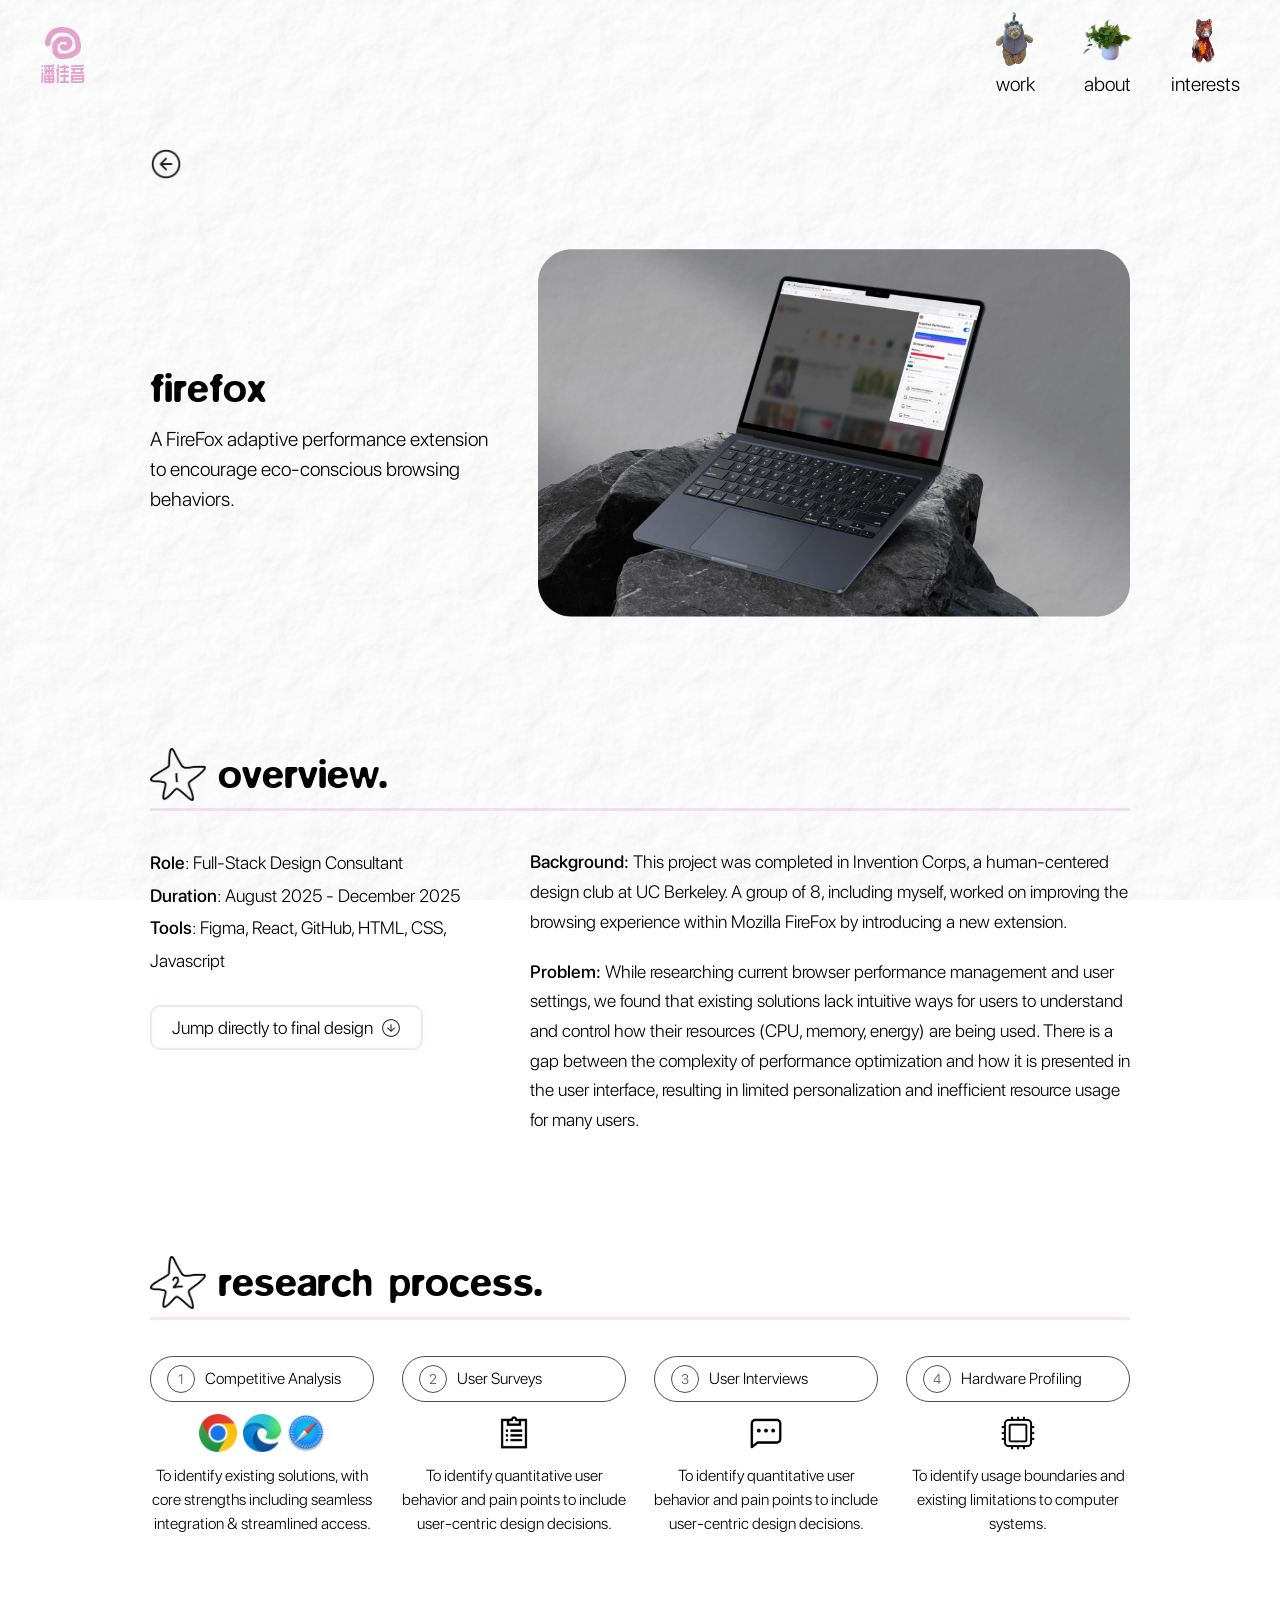
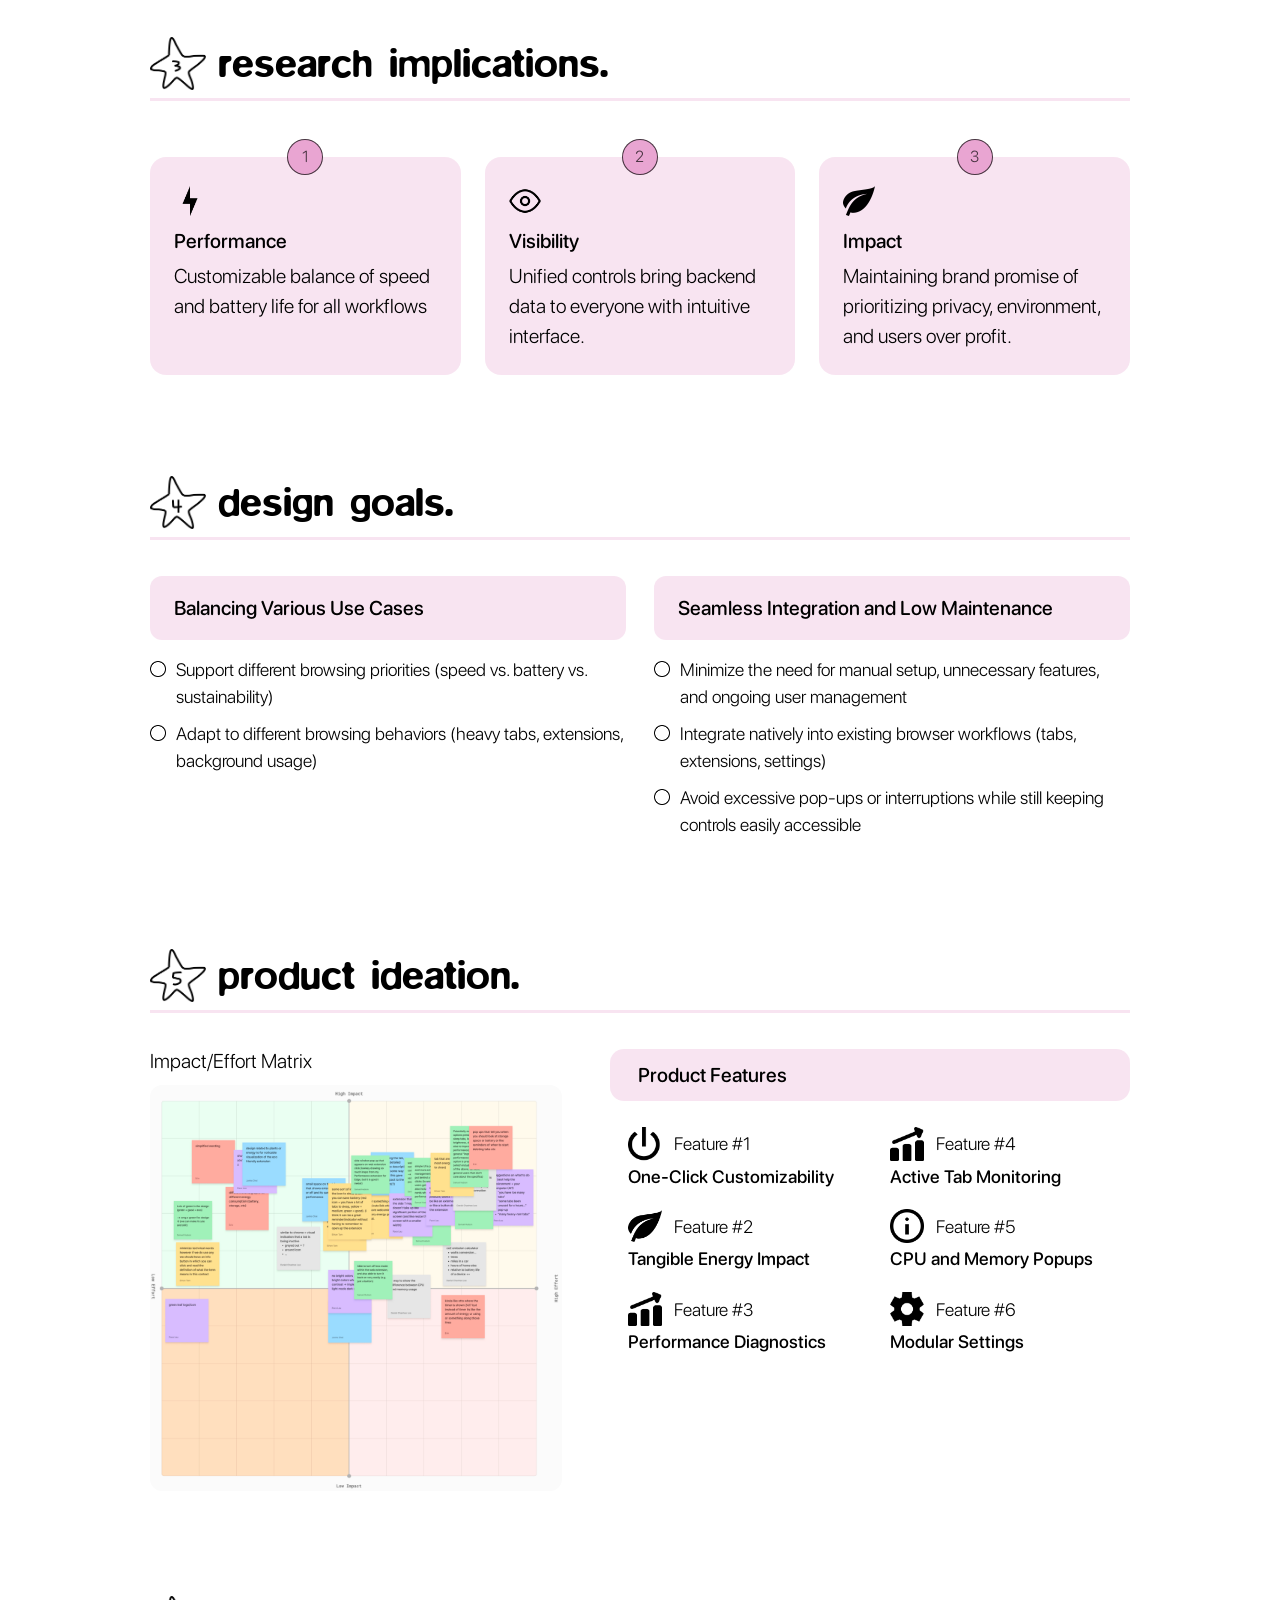
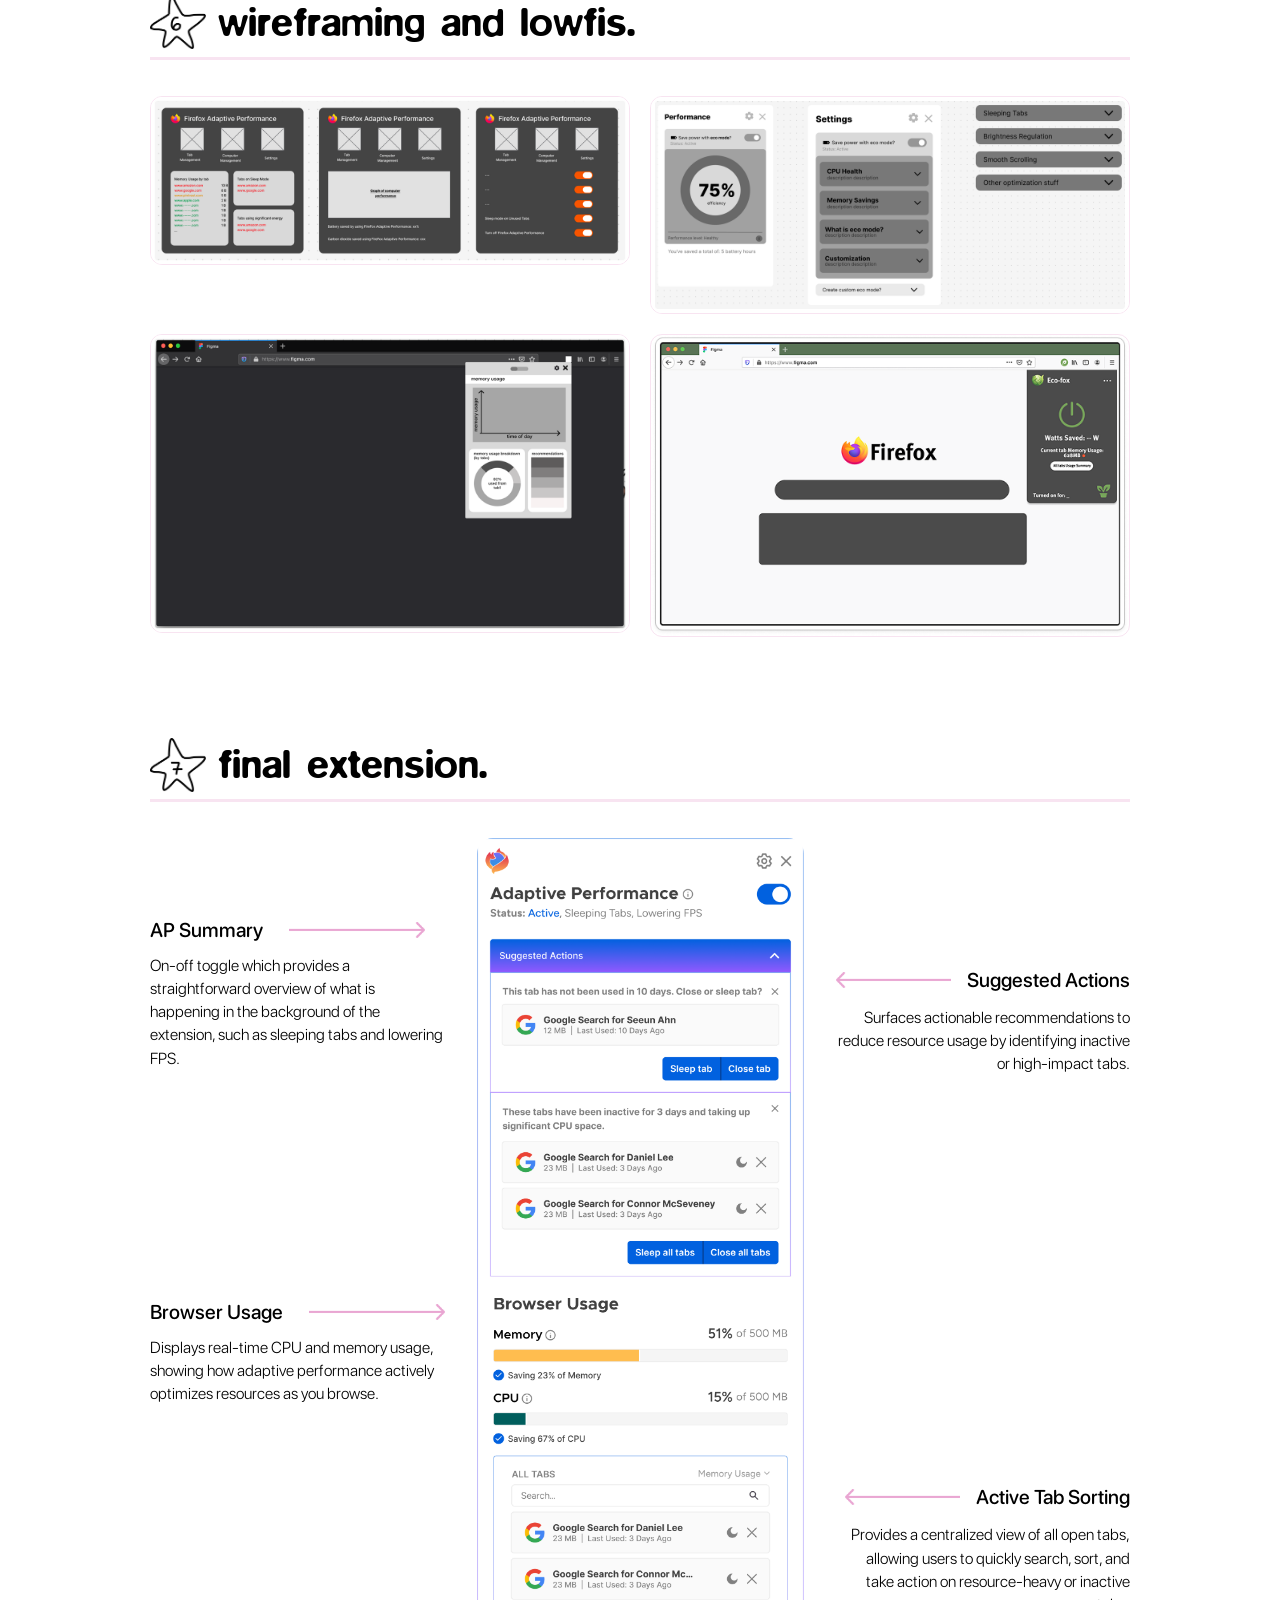
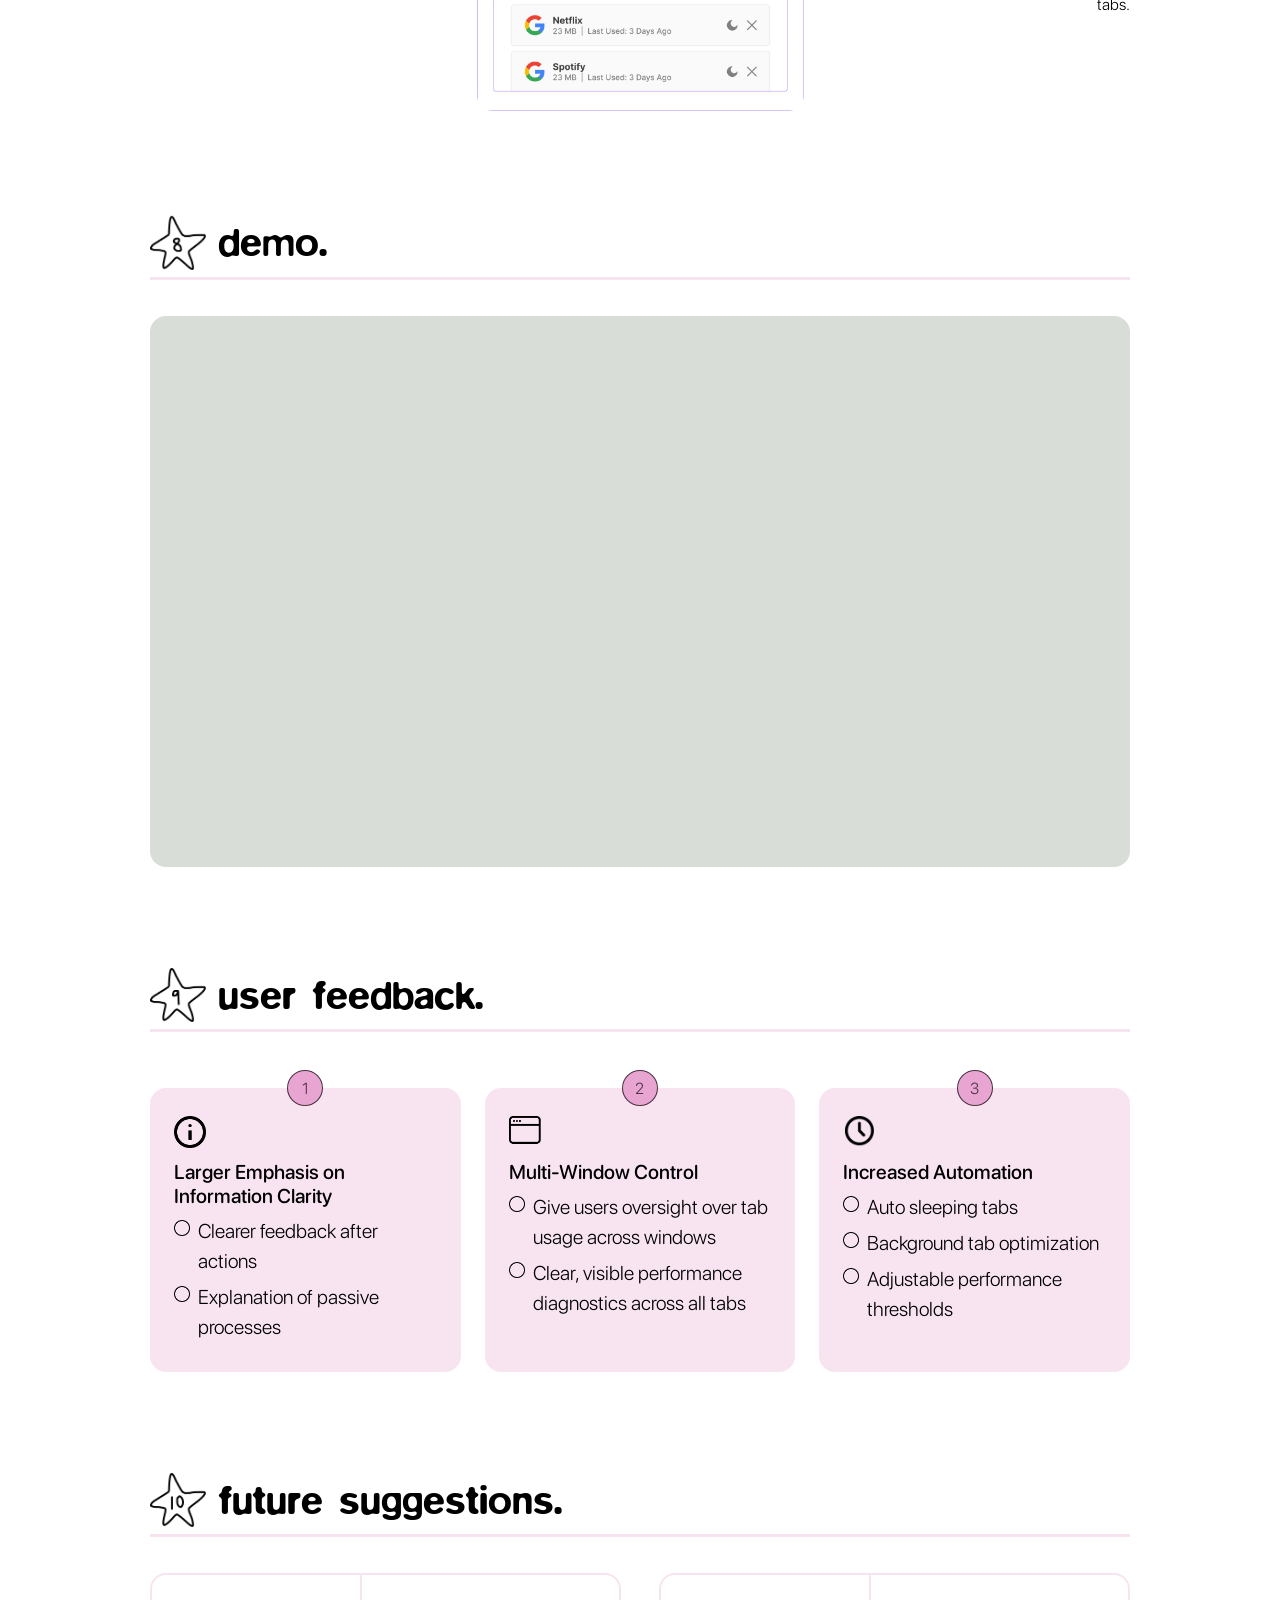
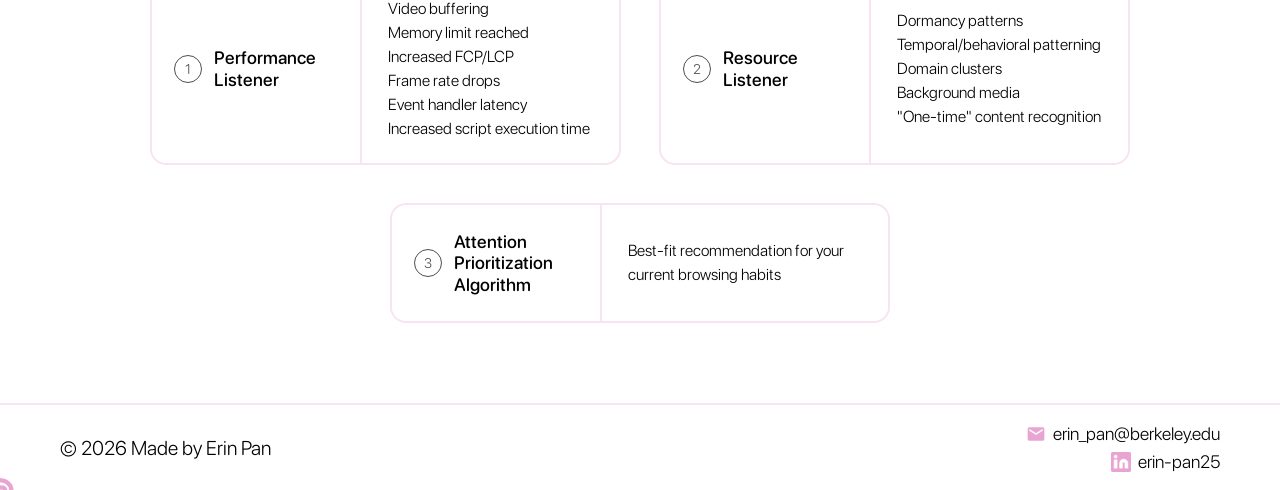
<file: firefox.html>
<!DOCTYPE html>
<html lang="en">
<head>
  <meta charset="UTF-8"/>
  <meta name="viewport" content="width=device-width, initial-scale=1.0"/>
  <title>Firefox — Erin Pan</title>
  <link rel="preconnect" href="https://fonts.googleapis.com"/>
  <link rel="preconnect" href="https://fonts.gstatic.com" crossorigin/>
  <link href="https://fonts.googleapis.com/css2?family=ZCOOL+QingKe+HuangYou&display=swap" rel="stylesheet"/>
<link rel="icon" type="image/png" href="assets/spiral.png"/>
<meta property="og:title" content="Firefox — Erin Pan"/>
<meta property="og:description" content="An adaptive performance extension to encourage eco-conscious browsing behaviors."/>
<meta property="og:image" content="https://erinpan.github.io/assets/spiral.png"/>
  <style>
    @font-face {
      font-family: "HamIsCute";
      src: url("assets/fonts/Blur_Medium.ttf") format("opentype");
    }
    @font-face {
      font-family: "SFProRounded";
      src: url("assets/fonts/SF-Pro-Rounded-Light.otf") format("opentype");
      font-weight: 300;
    }
    @font-face {
      font-family: "SFProRounded";
      src: url("assets/fonts/SF-Pro-Rounded-Medium.otf") format("opentype");
      font-weight: 500;
    }

    :root {
      --bg: #ffffff;
      --pink: #E9A5D2;
      --pink-30: rgba(233,165,210,0.3);
      --pink-100: #E9A5D2;
      --black-70: rgba(0,0,0,0.7);
      --black: #000000;
    }

    * { box-sizing: border-box; margin: 0; padding: 0; }
    body {
      background: var(--bg);
      font-family: "SFProRounded", -apple-system, sans-serif;
      font-weight: 300;
      color: var(--black);
    }

    /* ── HEADER ── */
    header {
      position: sticky; top: 0; z-index: 100;
      background: var(--bg);
      display: flex; align-items: center; justify-content: space-between;
      padding: 12px 40px;
    }
    .logo { display: flex; flex-direction: column; align-items: center; gap: 2px; text-decoration: none; }
    .logo img { width: 36px; height: 36px; object-fit: contain; }
    .logo-name { font-family: "ZCOOL QingKe HuangYou", cursive; font-size: 20px; color: var(--pink); }
    nav { display: flex; align-items: flex-end; gap: 36px; }
    .nav-item { display: flex; flex-direction: column; align-items: center; gap: 4px; text-decoration: none; color: var(--black); }
    .nav-item img { width: 56px; height: 56px; object-fit: contain; mix-blend-mode: multiply; }
    .nav-item span { font-size: 20px; }

    /* ── MAIN ── */
    main { padding: 0 60px; max-width: 1100px; margin: 0 auto; }

    /* ── SECTION COMMON ── */
    .section { padding: 60px 0 40px; }
    .section-head {
      display: flex; align-items: center; gap: 12px;
      margin-bottom: 6px;
    }
    .section-head img { width: 56px; height: 56px; object-fit: contain; mix-blend-mode: multiply; }
    .section-head h2 {
      font-family: "HamIsCute", cursive; font-size: 40px; font-weight: normal; color: var(--black);
    }
    .section-divider {
      width: 100%; height: 3px;
      background: var(--pink-30);
      margin-bottom: 36px;
    }

    /* ── HERO ── */
    .hero { padding: 40px 0 20px; }
    .back-btn {
      display: inline-flex; align-items: center; gap: 8px;
      text-decoration: none; color: var(--black); margin-bottom: 32px;
    }
    .back-btn img { width: 32px; height: 32px; mix-blend-mode: multiply; }
    .hero-body { display: flex; align-items: center; gap: 48px; }
    .hero-left { flex: 0 0 340px; }
    .hero-title { font-family: "HamIsCute", cursive; font-size: 40px; margin-bottom: 12px; }
    .hero-desc { font-size: 20px; line-height: 1.5; }
    .hero-right { flex: 1; }
    .hero-right img { width: 100%; border-radius: 16px; mix-blend-mode: multiply; }

    /* ── OVERVIEW ── */
    .overview-grid { display: flex; gap: 60px; }
    .overview-left { flex: 0 0 320px; }
    .overview-right { flex: 1; }
    .overview-meta { margin-bottom: 28px; font-size: 18px; line-height: 1.8; }
    .overview-meta strong { font-weight: 500; }
    .jump-btn {
      display: inline-flex; align-items: center; gap: 8px;
      padding: 10px 20px; border: 2px solid var(--pink-30);
      border-radius: 10px; background: none; cursor: pointer;
      font-size: 18px; font-family: "SFProRounded", sans-serif; font-weight: 300;
      color: var(--black); text-decoration: none;
    }
    .jump-btn img { width: 20px; height: 20px; mix-blend-mode: multiply; }
    .overview-right p { font-size: 18px; line-height: 1.65; margin-bottom: 20px; }
    .overview-right strong { font-weight: 500; }

    /* ── RESEARCH PROCESS ── */
    .process-grid { display: grid; grid-template-columns: repeat(4,1fr); gap: 28px; }
    .process-card { display: flex; flex-direction: column; align-items: center; text-align: center; gap: 12px; }
    .process-badge {
      display: flex; align-items: center; gap: 10px;
      border: 1.5px solid var(--black-70); border-radius: 50px;
      padding: 8px 16px; width: 100%;
    }
    .process-badge-num {
      width: 28px; height: 28px; border-radius: 50%;
      border: 1.5px solid var(--black-70);
      display: flex; align-items: center; justify-content: center;
      font-size: 14px; color: var(--black-70); flex-shrink: 0;
      font-weight: 300;
    }
    .process-badge-label { font-size: 16px; font-weight: 300; text-align: left; line-height: 1.2; }
    .process-icons { display: flex; gap: 6px; justify-content: center; align-items: center; }
    .process-icons img { width: 38px; height: 38px; object-fit: contain; mix-blend-mode: multiply; }
    .process-desc { font-size: 16px; line-height: 1.5; font-weight: 300; color: var(--black); }

    /* ── RESEARCH IMPLICATIONS & USER FEEDBACK (shared card style) ── */
    .implication-grid { display: grid; grid-template-columns: repeat(3,1fr); gap: 24px; margin-top: 8px; }
    .impl-card {
      background: var(--pink-30); border-radius: 16px;
      padding: 28px 24px 24px;
      position: relative; margin-top: 20px;
    }
    .impl-num {
      position: absolute; top: -18px; left: 50%; transform: translateX(-50%);
      width: 36px; height: 36px; border-radius: 50%;
      background: var(--pink-100);
      border: 1.5px solid var(--black-70);
      display: flex; align-items: center; justify-content: center;
      font-size: 16px; color: var(--black-70); font-weight: 300;
    }
    .impl-icon { width: 32px; height: 32px; object-fit: contain; mix-blend-mode: multiply; margin-bottom: 8px; }
    .impl-title { font-size: 20px; font-weight: 500; margin-bottom: 8px; }
    .impl-desc { font-size: 20px; font-weight: 300; line-height: 1.5; }
    .impl-bullets { list-style: none; padding: 0; margin-top: 6px; }
    .impl-bullets li {
      display: flex; align-items: flex-start; gap: 8px;
      font-size: 20px; font-weight: 300; line-height: 1.5; margin-bottom: 6px;
    }
    .impl-bullets li img { width: 16px; height: 16px; margin-top: 4px; flex-shrink: 0; mix-blend-mode: multiply; }

    /* ── DESIGN GOALS ── */
    .goals-grid { display: grid; grid-template-columns: 1fr 1fr; gap: 28px; }
    .goal-card { background: var(--pink-30); border-radius: 12px; padding: 20px 24px; margin-bottom: 12px; }
    .goal-title { font-size: 20px; font-weight: 500; }
    .goal-list { list-style: none; padding: 0; margin-top: 16px; }
    .goal-list li {
      display: flex; align-items: flex-start; gap: 10px;
      font-size: 18px; font-weight: 300; line-height: 1.5; margin-bottom: 10px;
    }
    .goal-list li img { width: 16px; height: 16px; margin-top: 5px; flex-shrink: 0; mix-blend-mode: multiply; }

    /* ── PRODUCT IDEATION ── */
.ideation-body {
  display: flex;
  gap: 48px;
  align-items: flex-start;
}

.ideation-left {
  flex: 1;
}

.ideation-left p {
  font-size: 20px;
  font-weight: 300;
  margin-bottom: 12px;
}

.ideation-left img {
  width: 100%;
  border-radius: 12px;
}

.ideation-right {
  flex: 0 0 520px;
}

.features-box {
  background: transparent;
  padding: 0;
}

.features-title {
  background: var(--pink-30);
  border-radius: 14px;
  padding: 14px 28px;
  font-size: 20px;
  font-weight: 500;
  margin-bottom: 26px;
}

.features-grid {
  display: grid;
  grid-template-columns: 1fr 1fr;
  gap: 22px 40px;
  padding: 0 18px;
}

.feature-item {
  display: flex;
  flex-direction: column;
  gap: 6px;
}

.feature-top {
  display: flex;
  align-items: center;
  gap: 12px;
}

.feature-top img {
  width: 34px;
  height: 34px;
  object-fit: contain;
  mix-blend-mode: multiply;
}

.feature-num {
  font-size: 18px;
  font-weight: 300;
  color: var(--black);
}

.feature-name {
  font-size: 18px;
  font-weight: 500;
  line-height: 1.15;
}

    /* ── WIREFRAMES ── */
    .wireframe-grid { display: grid; grid-template-columns: 1fr 1fr; gap: 20px; }
    .wireframe-grid img { width: 100%; border-radius: 12px; border: 1px solid var(--pink-30); }

    /* ── FINAL EXTENSION ── */
    .ext-layout { display: flex; gap: 32px; align-items: flex-start; }
    .ext-annotations-left { flex: 0 0 180px; display: flex; flex-direction: column; justify-content: space-around; padding-top: 80px; gap: 120px; }
    .ext-annotations-right { flex: 0 0 200px; display: flex; flex-direction: column; justify-content: space-around; padding-top: 80px; gap: 120px; }
    .ext-img { flex: 1; }
    .ext-img img { width: 100%; border-radius: 16px; }
    .annotation { display: flex; flex-direction: column; gap: 4px; }
    .annotation-left {
  align-items: flex-start;
  text-align: left;
}
    .annotation-right { align-items: flex-start; text-align: left; }
    .annotation-title-row {
  display: flex;
  align-items: center;
  gap: 16px;
  margin-bottom: 8px;
}

.annotation-title {
  font-size: 20px;
  font-weight: 500;
  white-space: nowrap;
}
    .annotation-desc { font-size: 16px; font-weight: 300; line-height: 1.45; }
    .annotation-arrow-img {
  flex: 1;
  height: 16px;
  object-fit: contain;
  margin-left: 10px;
}
    .annotation-arrow-right { display: flex; align-items: center; justify-content: flex-start; margin-top: 4px; }
    .arrow-head-left::before { content: "‹"; color: var(--pink-100); font-size: 24px; line-height: 0; }
    .suggested-actions-note {
  text-align: right;
  align-items: flex-end;
  margin-top: 50px; /* adjust this to align with Suggested Actions bar */
}

.annotation-title-row-right {
  display: flex;
  align-items: center;
  justify-content: flex-end;
  gap: 16px;
  margin-bottom: 10px;
}

.annotation-arrow-left-img {
    flex: 1;
  height: 16px;
  object-fit: contain;
}

.annotation-right .annotation-desc {
  text-align: right;
}
.browser-usage-note {
  text-align: left;
  align-items: flex-start;
  margin-top: 110px; /* adjust to line up with Browser Usage section */
}
.active-tab-note {
  text-align: right;
  align-items: flex-end;
  margin-top: 290px; /* adjust to point toward All Tabs section */
}

.active-tab-note .annotation-desc {
  text-align: right;
}
    /* ── DEMO ── */
    .demo-video {
      width: 100%; border-radius: 16px; overflow: hidden;
      background: #d8ddd8; aspect-ratio: 16/9;
    }
    .demo-video video { width: 100%; height: 100%; object-fit: cover; border-radius: 16px; }
    .demo-video iframe { width: 100%; height: 100%; border-radius: 16px; }

    /* ── FUTURE SUGGESTIONS ── */
.future-row {
  display: grid;
  grid-template-columns: 1fr 1fr;
  gap: 38px;
  margin-bottom: 38px;
}

.future-row-single {
  display: flex;
  justify-content: center;
}

.future-card {
  border: 2px solid var(--pink-30);
  border-radius: 16px;
  overflow: hidden;
  display: flex;
  min-height: 120px;
}

.future-card-single {
  max-width: 500px;
  width: 100%;
}

.future-card-left {
  flex: 0 0 210px;
  padding: 22px 22px;
  border-right: 2px solid var(--pink-30);

  display: flex;
  align-items: center;
  gap: 12px;
}

.future-card-right {
  flex: 1;
  padding: 22px 26px;
  display: flex;
  align-items: center;
}

.future-badge {
  width: 28px;
  height: 28px;
  border-radius: 50%;
  border: 1.5px solid var(--black-70);

  display: flex;
  align-items: center;
  justify-content: center;

  font-size: 14px;
  color: var(--black-70);
  font-weight: 300;

  flex-shrink: 0;
}

.future-title {
  font-size: 18px;
  font-weight: 500;
  line-height: 1.2;
}

.future-list {
  list-style: none;
  padding: 0;
}

.future-list li {
  font-size: 16px;
  font-weight: 300;
  line-height: 1.5;
}
    /* ── FOOTER ── */
    footer {
      padding: 18px 60px; margin-top: 40px;
      border-top: 2px solid var(--pink-30);
      display: flex; align-items: center; justify-content: space-between;
    }
    .footer-copy { font-size: 20px; }
    .footer-links { display: flex; flex-direction: column; gap: 7px; align-items: flex-end; }
    .footer-link { display: flex; align-items: center; gap: 7px; text-decoration: none; color: var(--black); font-size: 18px; }
    .footer-link img { width: 20px; height: 20px; object-fit: contain; }

    /* ── REVEAL ── */
    .reveal { opacity: 0; transform: translateY(30px); transition: opacity 0.7s ease, transform 0.7s ease; }
    .reveal.visible { opacity: 1; transform: translateY(0); }
  /* ============================================================
       RESPONSIVE — does not change desktop appearance
       ============================================================ */
       @media (max-width: 900px) {
      header { padding: 10px 20px; flex-wrap: wrap; gap: 10px; }
      .nav-item img { width: 40px; height: 40px; }
      .nav-item span { font-size: 16px; }
      nav { gap: 20px; }

      main { padding: 0 24px; }

      .section { padding: 40px 0 28px; }
      .section-head img { width: 40px; height: 40px; }
      .section-head h2 { font-size: 30px; }

      /* Hero */
      .hero-body { flex-direction: column; gap: 24px; }
      .hero-left { flex: 1 1 auto; width: 100%; }
      .hero-title { font-size: 32px; }
      .hero-desc { font-size: 17px; }
      .hero-right { width: 100%; }

      /* Overview */
      .overview-grid { flex-direction: column; gap: 24px; }
      .overview-left { flex: 1 1 auto; width: 100%; }
      .overview-meta { font-size: 16px; }
      .overview-right p { font-size: 16px; }

      /* Research process */
      .process-grid { grid-template-columns: 1fr 1fr; gap: 20px; }

      /* Research implications / user feedback */
      .implication-grid { grid-template-columns: 1fr; gap: 32px; }

      /* Design goals */
      .goals-grid { grid-template-columns: 1fr; gap: 20px; }

      /* Product ideation */
      .ideation-body { flex-direction: column; gap: 28px; }
      .ideation-right { flex: 1 1 auto; width: 100%; }
      .features-grid { grid-template-columns: 1fr 1fr; gap: 16px 24px; }

      /* Wireframes */
      .wireframe-grid { grid-template-columns: 1fr; gap: 14px; }

      /* Final extension — stack annotations under image on small screens */
      .ext-layout { flex-direction: column; gap: 24px; }
      .ext-annotations-left,
      .ext-annotations-right {
        flex: 1 1 auto;
        width: 100%;
        padding-top: 0;
        gap: 24px;
      }
      .annotation-left, .annotation-right,
      .browser-usage-note, .suggested-actions-note, .active-tab-note {
        margin-top: 0 !important;
        text-align: left !important;
        align-items: flex-start !important;
      }
      .annotation-title-row-right { justify-content: flex-start; }
      .annotation-arrow-img, .annotation-arrow-left-img { display: none; }
      .annotation-right .annotation-desc { text-align: left; }

      /* Future suggestions */
      .future-row { grid-template-columns: 1fr; gap: 20px; }

      footer { flex-direction: column; align-items: flex-start; gap: 12px; padding: 16px 20px; }
      .footer-links { align-items: flex-start; }
    }

    @media (max-width: 480px) {
      .logo { display: none; }
      main { padding: 0 16px; }
      .hero-title { font-size: 26px; }
      .section-head h2 { font-size: 24px; }
      .process-grid { grid-template-columns: 1fr; }
      .features-grid { grid-template-columns: 1fr; }
    }
  </style>
</head>
<body>

<!-- HEADER -->
<header>
  <a href="index.html" class="logo">
    <img src="assets/spiral.png" alt="spiral"/>
    <span class="logo-name">潘佳音</span>
  </a>
  <nav>
    <a href="index.html#work" class="nav-item"><img src="assets/jellycat.png" alt="work"/><span>work</span></a>
    <a href="index.html#about" class="nav-item"><img src="assets/plant.png" alt="about"/><span>about</span></a>
    <a href="index.html#interests" class="nav-item"><img src="assets/cat.png" alt="interests"/><span>interests</span></a>
  </nav>
</header>

<main>

  <!-- ── HERO ── -->
  <section class="hero reveal">
    <a href="index.html" class="back-btn">
      <img src="assets/Arrow_left-circle.png" alt="back"/>
    </a>
    <div class="hero-body">
      <div class="hero-left">
        <div class="hero-title">firefox</div>
        <p class="hero-desc">A FireFox adaptive performance extension to encourage eco-conscious browsing behaviors.</p>
      </div>
      <div class="hero-right">
        <img src="assets/firefox_laptop.png" alt="Firefox laptop"/>
      </div>
    </div>
  </section>

  <!-- ── OVERVIEW ── -->
  <section class="section reveal">
    <div class="section-head">
      <img src="assets/star_1.png" alt="star"/>
      <h2>overview.</h2>
    </div>
    <div class="section-divider"></div>
    <div class="overview-grid">
      <div class="overview-left">
        <div class="overview-meta">
          <p><strong>Role</strong>: Full-Stack Design Consultant</p>
          <p><strong>Duration</strong>: August 2025 - December 2025</p>
          <p><strong>Tools</strong>: Figma, React, GitHub, HTML, CSS, Javascript</p>
        </div>
        <a href="#demo" class="jump-btn">
          Jump directly to final design
          <img src="assets/Arrow_down-circle.png" alt="down"/>
        </a>
      </div>
      <div class="overview-right">
        <p><strong>Background:</strong> This project was completed in Invention Corps, a human-centered design club at UC Berkeley. A group of 8, including myself, worked on improving the browsing experience within Mozilla FireFox by introducing a new extension.</p>
        <p><strong>Problem:</strong> While researching current browser performance management and user settings, we found that existing solutions lack intuitive ways for users to understand and control how their resources (CPU, memory, energy) are being used. There is a gap between the complexity of performance optimization and how it is presented in the user interface, resulting in limited personalization and inefficient resource usage for many users.</p>
      </div>
    </div>
  </section>

  <!-- ── RESEARCH PROCESS ── -->
  <section class="section reveal">
    <div class="section-head">
      <img src="assets/star_2.png" alt="star"/>
      <h2>research process.</h2>
    </div>
    <div class="section-divider"></div>
    <div class="process-grid">
      <div class="process-card">
        <div class="process-badge">
          <div class="process-badge-num">1</div>
          <span class="process-badge-label">Competitive Analysis</span>
        </div>
        <div class="process-icons">
          <img src="assets/chrome.png" alt="Chrome"/>
          <img src="assets/edge.png" alt="Edge"/>
          <img src="assets/safari.png" alt="Safari"/>
        </div>
        <p class="process-desc">To identify existing solutions, with core strengths including seamless integration &amp; streamlined access.</p>
      </div>
      <div class="process-card">
        <div class="process-badge">
          <div class="process-badge-num">2</div>
          <span class="process-badge-label">User Surveys</span>
        </div>
        <div class="process-icons">
          <img src="assets/clipboard.png" alt="Clipboard"/>
        </div>
        <p class="process-desc">To identify quantitative user behavior and pain points to include user-centric design decisions.</p>
      </div>
      <div class="process-card">
        <div class="process-badge">
          <div class="process-badge-num">3</div>
          <span class="process-badge-label">User Interviews</span>
        </div>
        <div class="process-icons">
          <img src="assets/chat.png" alt="Chat"/>
        </div>
        <p class="process-desc">To identify quantitative user behavior and pain points to include user-centric design decisions.</p>
      </div>
      <div class="process-card">
        <div class="process-badge">
          <div class="process-badge-num">4</div>
          <span class="process-badge-label">Hardware Profiling</span>
        </div>
        <div class="process-icons">
          <img src="assets/hardware.png" alt="Hardware"/>
        </div>
        <p class="process-desc">To identify usage boundaries and existing limitations to computer systems.</p>
      </div>
    </div>
  </section>

  <!-- ── RESEARCH IMPLICATIONS ── -->
  <section class="section reveal">
    <div class="section-head">
      <img src="assets/star_3.png" alt="star"/>
      <h2>research implications.</h2>
    </div>
    <div class="section-divider"></div>
    <div class="implication-grid">
      <div class="impl-card">
        <div class="impl-num">1</div>
        <img src="assets/lightning.png" alt="lightning" class="impl-icon"/>
        <div class="impl-title">Performance</div>
        <div class="impl-desc">Customizable balance of speed and battery life for all workflows</div>
      </div>
      <div class="impl-card">
        <div class="impl-num">2</div>
        <img src="assets/eye.png" alt="eye" class="impl-icon"/>
        <div class="impl-title">Visibility</div>
        <div class="impl-desc">Unified controls bring backend data to everyone with intuitive interface.</div>
      </div>
      <div class="impl-card">
        <div class="impl-num">3</div>
        <img src="assets/leaf.png" alt="leaf" class="impl-icon"/>
        <div class="impl-title">Impact</div>
        <div class="impl-desc">Maintaining brand promise of prioritizing privacy, environment, and users over profit.</div>
      </div>
    </div>
  </section>

  <!-- ── DESIGN GOALS ── -->
  <section class="section reveal">
    <div class="section-head">
      <img src="assets/star_4.png" alt="star"/>
      <h2>design goals.</h2>
    </div>
    <div class="section-divider"></div>
    <div class="goals-grid">
      <div>
        <div class="goal-card">
          <div class="goal-title">Balancing Various Use Cases</div>
        </div>
        <ul class="goal-list">
          <li><img src="assets/small_circle.png" alt="•"/>Support different browsing priorities (speed vs. battery vs. sustainability)</li>
          <li><img src="assets/small_circle.png" alt="•"/>Adapt to different browsing behaviors (heavy tabs, extensions, background usage)</li>
        </ul>
      </div>
      <div>
        <div class="goal-card">
          <div class="goal-title">Seamless Integration and Low Maintenance</div>
        </div>
        <ul class="goal-list">
          <li><img src="assets/small_circle.png" alt="•"/>Minimize the need for manual setup, unnecessary features, and ongoing user management</li>
          <li><img src="assets/small_circle.png" alt="•"/>Integrate natively into existing browser workflows (tabs, extensions, settings)</li>
          <li><img src="assets/small_circle.png" alt="•"/>Avoid excessive pop-ups or interruptions while still keeping controls easily accessible</li>
        </ul>
      </div>
    </div>
  </section>

  <!-- ── PRODUCT IDEATION ── -->
  <section class="section reveal">
    <div class="section-head">
      <img src="assets/star_5.png" alt="star"/>
      <h2>product ideation.</h2>
    </div>
    <div class="section-divider"></div>
    <div class="ideation-body">
      <div class="ideation-left">
        <p>Impact/Effort Matrix</p>
        <img src="assets/impact_effort.png" alt="Impact Effort Matrix"/>
      </div>
      <div class="ideation-right">
        <div class="features-box">
          <div class="features-title">Product Features</div>
          <div class="features-grid">
            <div class="feature-item">
              <div class="feature-top"><img src="assets/power.png" alt="power"/><span class="feature-num">Feature #1</span></div>
              <div class="feature-name">One-Click Customizability</div>
            </div>
            <div class="feature-item">
              <div class="feature-top"><img src="assets/performance.png" alt="tab"/><span class="feature-num">Feature #4</span></div>
              <div class="feature-name">Active Tab Monitoring</div>
            </div>
            <div class="feature-item">
              <div class="feature-top"><img src="assets/leaf.png" alt="leaf"/><span class="feature-num">Feature #2</span></div>
              <div class="feature-name">Tangible Energy Impact</div>
            </div>
            <div class="feature-item">
              <div class="feature-top"><img src="assets/info_2.png" alt="info"/><span class="feature-num">Feature #5</span></div>
              <div class="feature-name">CPU and Memory Popups</div>
            </div>
            <div class="feature-item">
              <div class="feature-top"><img src="assets/performance.png" alt="perf"/><span class="feature-num">Feature #3</span></div>
              <div class="feature-name">Performance Diagnostics</div>
            </div>
            <div class="feature-item">
              <div class="feature-top"><img src="assets/settings.png" alt="settings"/><span class="feature-num">Feature #6</span></div>
              <div class="feature-name">Modular Settings</div>
            </div>
          </div>
        </div>
      </div>
    </div>
  </section>

  <!-- ── WIREFRAMING ── -->
  <section class="section reveal">
    <div class="section-head">
      <img src="assets/star_6.png" alt="star"/>
      <h2>wireframing and lowfis.</h2>
    </div>
    <div class="section-divider"></div>
    <div class="wireframe-grid">
      <img src="assets/wireframe1.png" alt="Wireframe 1"/>
      <img src="assets/wireframe2.png" alt="Wireframe 2"/>
      <img src="assets/wireframe3.png" alt="Wireframe 3"/>
      <img src="assets/wireframe4.png" alt="Wireframe 4"/>
    </div>
  </section>

  <!-- ── FINAL EXTENSION ── -->
  <section class="section reveal">
    <div class="section-head">
      <img src="assets/star_7.png" alt="star"/>
      <h2>final extension.</h2>
    </div>
    <div class="section-divider"></div>
    <div class="ext-layout">
      <div class="ext-annotations-left">
        <div class="annotation annotation-left">
  
            <div class="annotation-title-row">
              <div class="annotation-title">AP Summary</div>
          
              <img 
  src="assets/arrow_pink_right.png" 
  alt="arrow"
  class="annotation-arrow-img"
/>
            </div>
          
            <div class="annotation-desc">
              On-off toggle which provides a straightforward overview of what is happening in the background of the extension, such as sleeping tabs and lowering FPS.
            </div>
          
          </div>
          <div class="annotation annotation-left browser-usage-note">

            <div class="annotation-title-row">
          
              <div class="annotation-title">Browser Usage</div>
          
              <img 
                src="assets/arrow_pink_right.png" 
                alt="arrow"
                class="annotation-arrow-img"
              />
          
            </div>
          
            <div class="annotation-desc">
              Displays real-time CPU and memory usage, showing how adaptive performance actively optimizes resources as you browse.
            </div>
          
          </div>
      </div>
      <div class="ext-img">
        <img src="assets/extension.png" alt="Firefox Extension"/>
      </div>
      <div class="ext-annotations-right">
        <div class="annotation annotation-right suggested-actions-note">

            <div class="annotation-title-row annotation-title-row-right">
          
              <img 
                src="assets/arrow_left.png" 
                alt="arrow"
                class="annotation-arrow-left-img"
              />
          
              <div class="annotation-title">Suggested Actions</div>
          
            </div>
          
            <div class="annotation-desc">
              Surfaces actionable recommendations to reduce resource usage by identifying inactive or high-impact tabs.
            </div>
          
          </div>
          <div class="annotation annotation-right active-tab-note">

            <div class="annotation-title-row annotation-title-row-right">
          
              <img 
                src="assets/arrow_left.png" 
                alt="arrow"
                class="annotation-arrow-left-img"
              />
          
              <div class="annotation-title">Active Tab Sorting</div>
          
            </div>
          
            <div class="annotation-desc">
              Provides a centralized view of all open tabs, allowing users to quickly search, sort, and take action on resource-heavy or inactive tabs.
            </div>
          
          </div>
      </div>
    </div>
  </section>

  <!-- ── DEMO ── -->
  <section class="section reveal" id="demo">
    <div class="section-head">
      <img src="assets/star_8.png" alt="star"/>
      <h2>demo.</h2>
    </div>
    <div class="section-divider"></div>
    <div class="demo-video">
      <iframe
        src="https://www.youtube.com/embed/bt33UI9fKS8"
        title="Firefox demo video"
        frameborder="0"
        allow="accelerometer; autoplay; clipboard-write; encrypted-media; gyroscope; picture-in-picture; web-share"
        allowfullscreen>
      </iframe>
    </div>
  </section>

  <!-- ── USER FEEDBACK ── -->
  <section class="section reveal">
    <div class="section-head">
      <img src="assets/star_9.png" alt="star"/>
      <h2>user feedback.</h2>
    </div>
    <div class="section-divider"></div>
    <div class="implication-grid">
      <div class="impl-card">
        <div class="impl-num">1</div>
        <img src="assets/info_2.png" alt="info" class="impl-icon"/>
        <div class="impl-title">Larger Emphasis on Information Clarity</div>
        <ul class="impl-bullets">
          <li><img src="assets/small_circle.png" alt="•"/>Clearer feedback after actions</li>
          <li><img src="assets/small_circle.png" alt="•"/>Explanation of passive processes</li>
        </ul>
      </div>
      <div class="impl-card">
        <div class="impl-num">2</div>
        <img src="assets/multi-window.png" alt="multi-window" class="impl-icon"/>
        <div class="impl-title">Multi-Window Control</div>
        <ul class="impl-bullets">
          <li><img src="assets/small_circle.png" alt="•"/>Give users oversight over tab usage across windows</li>
          <li><img src="assets/small_circle.png" alt="•"/>Clear, visible performance diagnostics across all tabs</li>
        </ul>
      </div>
      <div class="impl-card">
        <div class="impl-num">3</div>
        <img src="assets/clock.png" alt="clock" class="impl-icon"/>
        <div class="impl-title">Increased Automation</div>
        <ul class="impl-bullets">
          <li><img src="assets/small_circle.png" alt="•"/>Auto sleeping tabs</li>
          <li><img src="assets/small_circle.png" alt="•"/>Background tab optimization</li>
          <li><img src="assets/small_circle.png" alt="•"/>Adjustable performance thresholds</li>
        </ul>
      </div>
    </div>
  </section>

  <!-- ── FUTURE SUGGESTIONS ── -->
  <section class="section reveal">
    <div class="section-head">
      <img src="assets/star_10.png" alt="star"/>
      <h2>future suggestions.</h2>
    </div>
    <div class="section-divider"></div>
    <div class="future-row">
      <div class="future-card">
        <div class="future-card-left">
          <div class="future-badge">1</div>
          <div class="future-title">Performance Listener</div>
        </div>
        <div class="future-card-right">
          <ul class="future-list">
            <li>Video buffering</li>
            <li>Memory limit reached</li>
            <li>Increased FCP/LCP</li>
            <li>Frame rate drops</li>
            <li>Event handler latency</li>
            <li>Increased script execution time</li>
          </ul>
        </div>
      </div>
      <div class="future-card">
        <div class="future-card-left">
          <div class="future-badge">2</div>
          <div class="future-title">Resource Listener</div>
        </div>
        <div class="future-card-right">
          <ul class="future-list">
            <li>Dormancy patterns</li>
            <li>Temporal/behavioral patterning</li>
            <li>Domain clusters</li>
            <li>Background media</li>
            <li>"One-time" content recognition</li>
          </ul>
        </div>
      </div>
    </div>
    <div class="future-row-single">
      <div class="future-card future-card-single">
        <div class="future-card-left">
          <div class="future-badge">3</div>
          <div class="future-title">Attention Prioritization Algorithm</div>
        </div>
        <div class="future-card-right">
          <ul class="future-list">
            <li>Best-fit recommendation for your current browsing habits</li>
          </ul>
        </div>
      </div>
    </div>
  </section>

</main>

<!-- FOOTER -->
<footer>
  <span class="footer-copy">© 2026 Made by Erin Pan</span>
  <div class="footer-links">
    <a href="mailto:erin_pan@berkeley.edu" class="footer-link">
      <img src="assets/mail.png" alt="email"/>
      <span>erin_pan@berkeley.edu</span>
    </a>
    <a href="https://linkedin.com/in/erin-pan25" target="_blank" class="footer-link">
      <img src="assets/linkedin.png" alt="LinkedIn"/>
      <span>erin-pan25</span>
    </a>
  </div>
</footer>

<script>
  const reveals = document.querySelectorAll(".reveal");
  const observer = new IntersectionObserver((entries) => {
    entries.forEach(e => { if (e.isIntersecting) e.target.classList.add("visible"); });
  }, { threshold: 0.1 });
  reveals.forEach(el => observer.observe(el));
</script>
<script src="index.js"></script>
</body>
</html>
</file>
<file: styles.css>
@font-face {
  font-family: "Ham Is Cute";
  src: url("assets/fonts/Blur_Medium.ttf") format("truetype");
  font-weight: normal;
  font-style: normal;
}

@font-face {
  font-family: "SF Pro Rounded";
  src: url("assets/fonts/SF-Pro-Rounded-Light.otf") format("opentype");
  font-weight: 300;
  font-style: normal;
}
    :root {
      --bg: #ffffff;
      --pink: #E9A5D2;
      --pink-div: rgba(233,165,210,0.3);
      --orange: #FDAD0E;
      --green: #82E600;
      --design: rgba(140,0,93,0.7);
      --btn-pink: rgba(157,0,105,0.7);
    }
    * { box-sizing: border-box; margin: 0; padding: 0; }
    body {
      background: var(--bg);
      font-family: "SF Pro Rounded", -apple-system, sans-serif;
      color: #000;
      font-size: 16px;
    }

    /* HEADER */
    header {
      position: sticky; top: 0; z-index: 100;
      background: var(--bg);
      display: flex; align-items: center; justify-content: space-between;
      padding: 12px 40px;
    }
    .logo { display: flex; flex-direction: column; align-items: center; gap: 2px; text-decoration: none; }
    .logo img { width: 36px; height: 36px; object-fit: contain; display: block; }
    .logo-name {
      font-family: "ZCOOL QingKe HuangYou", cursive;
      font-size: 20px; color: var(--pink); display: block;
    }
    nav { display: flex; align-items: flex-end; gap: 36px; }
    .nav-item {
      display: flex; flex-direction: column; align-items: center; gap: 4px;
      text-decoration: none; color: #000;
    }
    .nav-item img {
      width: 56px; height: 56px; object-fit: contain; mix-blend-mode: multiply;
    }
    .nav-item span { font-size: 20px; }

    /* MAIN */
    main { padding: 0 40px; max-width: 900px; margin: 0 auto; }

    /* INTRO */
    .intro { padding: 36px 0 28px; }
    .intro-hello {
      font-family: "Ham Is Cute", cursive; font-size: 30px; margin-bottom: 6px;
    }
    .intro-body { font-size: 20px; line-height: 1.6; max-width: 620px; }

    /* SECTION HEADERS */
    .section-title {
      font-family: "Ham Is Cute", cursive; font-size: 30px; margin-bottom: 4px;
    }
    .section-subtitle { font-size: 20px; margin-bottom: 20px; }
    .section-subtitle .design  { color: var(--design); }
    .section-subtitle .tech    { color: var(--orange); }
    .section-subtitle .modeling{ color: var(--green); }

    /* RECENT WORKS */
    .recent-works { padding: 20px 0 36px; }

    .carousel { position: relative; }

    .carousel-track-outer {
      overflow: hidden;
      border-radius: 20px;
      touch-action: pan-y;          /* phones can still scroll vertically */
      user-select: none;
      -webkit-user-select: none;
      outline: none;
    }
    
    .carousel-track {
      display: flex;
      gap: 24px;                    /* space between cards while swiping */
      will-change: transform;
    }
    
    .carousel-slide {
      position: relative;
      display: block;
      flex: 0 0 100%;
      aspect-ratio: 1567 / 879;
      border-radius: 20px;
      overflow: hidden;
      background: var(--bg) center / cover no-repeat;
    }
    .carousel-slide img {
      position: absolute;
      z-index: 2;
      left:  calc(var(--x) / 1567 * 100%);
      top:   calc(var(--y) / 879 * 100%);
      width: calc(var(--w) / 1567 * 100%);
      height: auto;
      pointer-events: none;
      -webkit-user-drag: none;
    }
    
    /* dots */
    .carousel-dots {
      display: flex;
      justify-content: center;
      gap: 8px;
      margin-top: 18px;
    }
    .carousel-dot {
      width: 8px; height: 8px;
      padding: 0;
      border: none;
      border-radius: 999px;
      background: var(--pink-div);
      transition: width 0.35s ease, background 0.35s ease;
    }
    .carousel-dot.active {
      width: 24px;
      background: var(--pink);
    }
    
    /* color-on-hover */
.slide-tint {
  position: absolute; inset: 0;
  width: 100%; height: 100%;
  z-index: 1;
  pointer-events: none;
}

    /* ABOUT */
    .about { padding: 20px 0 36px; }
    .about-bio {
  display: flex;
  align-items: center;
  gap: 10px;              /* smaller gap = bubble closer to image */
  margin: 16px 0 32px;
}

.about-photo {
  width: 320px;
  height: auto;
  flex-shrink: 0;
  mix-blend-mode: normal;
}

.bubble-wrap {
  position: relative;
  flex: 1;
  max-width: 640px;
  min-height: 430px;
  margin-left: -20px;     /* pulls bubble closer to you */
}

.bubble-bg {
  position: absolute;
  inset: 0;
  width: 100%;
  height: 100%;
  object-fit: fill;
  pointer-events: none;
}

.bubble-text {
  position: relative;
  z-index: 1;
  padding: 70px 80px 60px 95px;  /* keeps text inside bubble */
  font-size: 20px;
  line-height: 1.55;
}
    .bubble-text p { margin-bottom: 10px; }
    .bubble-text p:last-child { margin-bottom: 0; }
    .bubble-text .hl { color: var(--orange); }

    .exp-label { font-size: 25px; margin-bottom: 10px; }

.exp-row {
  padding: 14px 0;
}

.exp-top {
  display: flex;
  align-items: center;
  gap: 12px;
}

.exp-company {
  font-size: 20px;
  color: var(--orange);
  font-weight: 500;
  white-space: nowrap;
}

.exp-date {
  font-size: 20px;
  white-space: nowrap;
}

.exp-line {
  flex: 1;
  height: 2px;
  background: var(--pink-div);
}

.exp-role {
  margin-top: 6px;
  font-size: 18px;
  color: #000000;
}

    /* INTERESTS */
    .interests { padding: 20px 0 36px; }
    .pegboard-card {
      margin-top: 16px; border-radius: 16px; overflow: hidden;
      background: transparent;
    }
    .pegboard-card img { width: 100%; display: block; mix-blend-mode: normal; }

    /* FOOTER */
    footer {
      padding: 18px 40px;
      border-top: 2px solid var(--pink-div);
      display: flex; align-items: center; justify-content: space-between;
      max-width: 100%;
    }
    .footer-copy { font-size: 20px; }
    .footer-links { display: flex; flex-direction: column; gap: 7px; align-items: flex-end; }
    .footer-link {
      display: flex; align-items: center; gap: 7px;
      text-decoration: none; color: #000; font-size: 18px;
    }
    .footer-link img { width: 20px; height: 20px; object-fit: contain; }
    /* Smooth scrolling when clicking nav links */
/* FIX: keep scroll animations + hover animations working together */

.reveal {
  opacity: 0;
  transform: translateY(35px);
  transition: opacity 0.7s ease, transform 0.7s ease;
}

.reveal.visible {
  opacity: 1;
  transform: translateY(0);
}

.reveal-left {
  opacity: 0;
  transform: translateX(-35px);
  transition: opacity 0.7s ease, transform 0.7s ease;
}

.reveal-left.visible {
  opacity: 1;
  transform: translateX(0);
}

.reveal-right {
  opacity: 0;
  transform: translateX(35px);
  transition: opacity 0.7s ease, transform 0.7s ease;
}

.reveal-right.visible {
  opacity: 1;
  transform: translateX(0);
}

/* HOVER ANIMATIONS AFTER REVEAL */

.nav-item,
.logo,
.carousel-arrow,
.slide-btn,
.slide-right img,
.about-photo,
.pegboard-card img {
  transition: transform 0.25s ease, opacity 0.25s ease, filter 0.25s ease;
}

.nav-item:hover {
  transform: translateY(-4px);
  opacity: 0.8;
}

.logo:hover {
  transform: rotate(-3deg) scale(1.04);
}



.about-photo.visible:hover {
  transform: translateX(0) scale(1.08) rotate(-3deg);
}

.pegboard-card:hover img {
  transform: scale(1.02);
}

.exp-row.visible {
  transition: opacity 0.7s ease, transform 0.7s ease, background-color 0.25s ease;
}

.exp-row.visible:hover {
  transform: translateY(0) translateX(6px);
}
.slide-btn-link {
  text-decoration: none;
}

/* ============================================================
   RESPONSIVE — mobile first breakpoints
   ============================================================ */

/* --- Tablet: 768px and below --- */
@media (max-width: 768px) {

  /* Header */
  header {
    padding: 10px 20px;
    flex-wrap: wrap;
    gap: 10px;
  }
  .nav-item img { width: 40px; height: 40px; }
  .nav-item span { font-size: 16px; }
  nav { gap: 20px; }

  /* Main */
  main { padding: 0 20px; }

  /* Intro */
  .intro { padding: 24px 0 20px; }
  .intro-hello { font-size: 24px; }
  .intro-body { font-size: 16px; }

  /* Section headers */
  .section-title { font-size: 26px; }
  .section-subtitle { font-size: 16px; }

  /* About — keep photo and bubble side by side, shrunk to fit */
  .about-bio {
    flex-direction: row;
    align-items: center;
    gap: 4px;
    margin: 16px auto 32px;
  }
  .about-photo {
    width: 120px;
    flex-shrink: 0;
  }
  .bubble-wrap {
    margin-left: -10px;
    min-height: unset;
    flex: 1;
    max-width: 100%;
  }
  .bubble-bg {
    object-fit: fill;
  }
  .bubble-text {
    padding: 40px 16px 24px 50px;
    font-size: 13px;
    text-align: left;
  }

  /* Exp rows — stack date below company */
  .exp-top {
    flex-wrap: wrap;
    gap: 6px;
  }
  .exp-line { display: none; }
  .exp-date {
    font-size: 14px;
    color: #888;
    width: 100%;
  }
  .exp-company { font-size: 18px; }
  .exp-role    { font-size: 16px; }

  /* Footer */
  footer {
    flex-direction: column;
    align-items: flex-start;
    gap: 12px;
    padding: 16px 20px;
  }
  .footer-links { align-items: flex-start; }
}

/* --- Small mobile: 480px and below --- */
@media (max-width: 480px) {

  /* Header — logo + nav wrap to two lines */
  header { justify-content: center; }
  .logo  { display: none; } /* hide logo on very small screens */
  nav    { gap: 14px; }
  .nav-item img  { width: 32px; height: 32px; }
  .nav-item span { font-size: 14px; }

  /* Main */
  main { padding: 0 16px; }

  /* Intro */
  .intro-hello { font-size: 22px; }
  .intro-body  { font-size: 15px; }

  

  /* About */
  .about-photo { width: 180px; }
  .bubble-text { padding: 50px 24px 32px 24px; font-size: 15px; }

  /* Exp label */
  .exp-label { font-size: 20px; }
}
</file>
